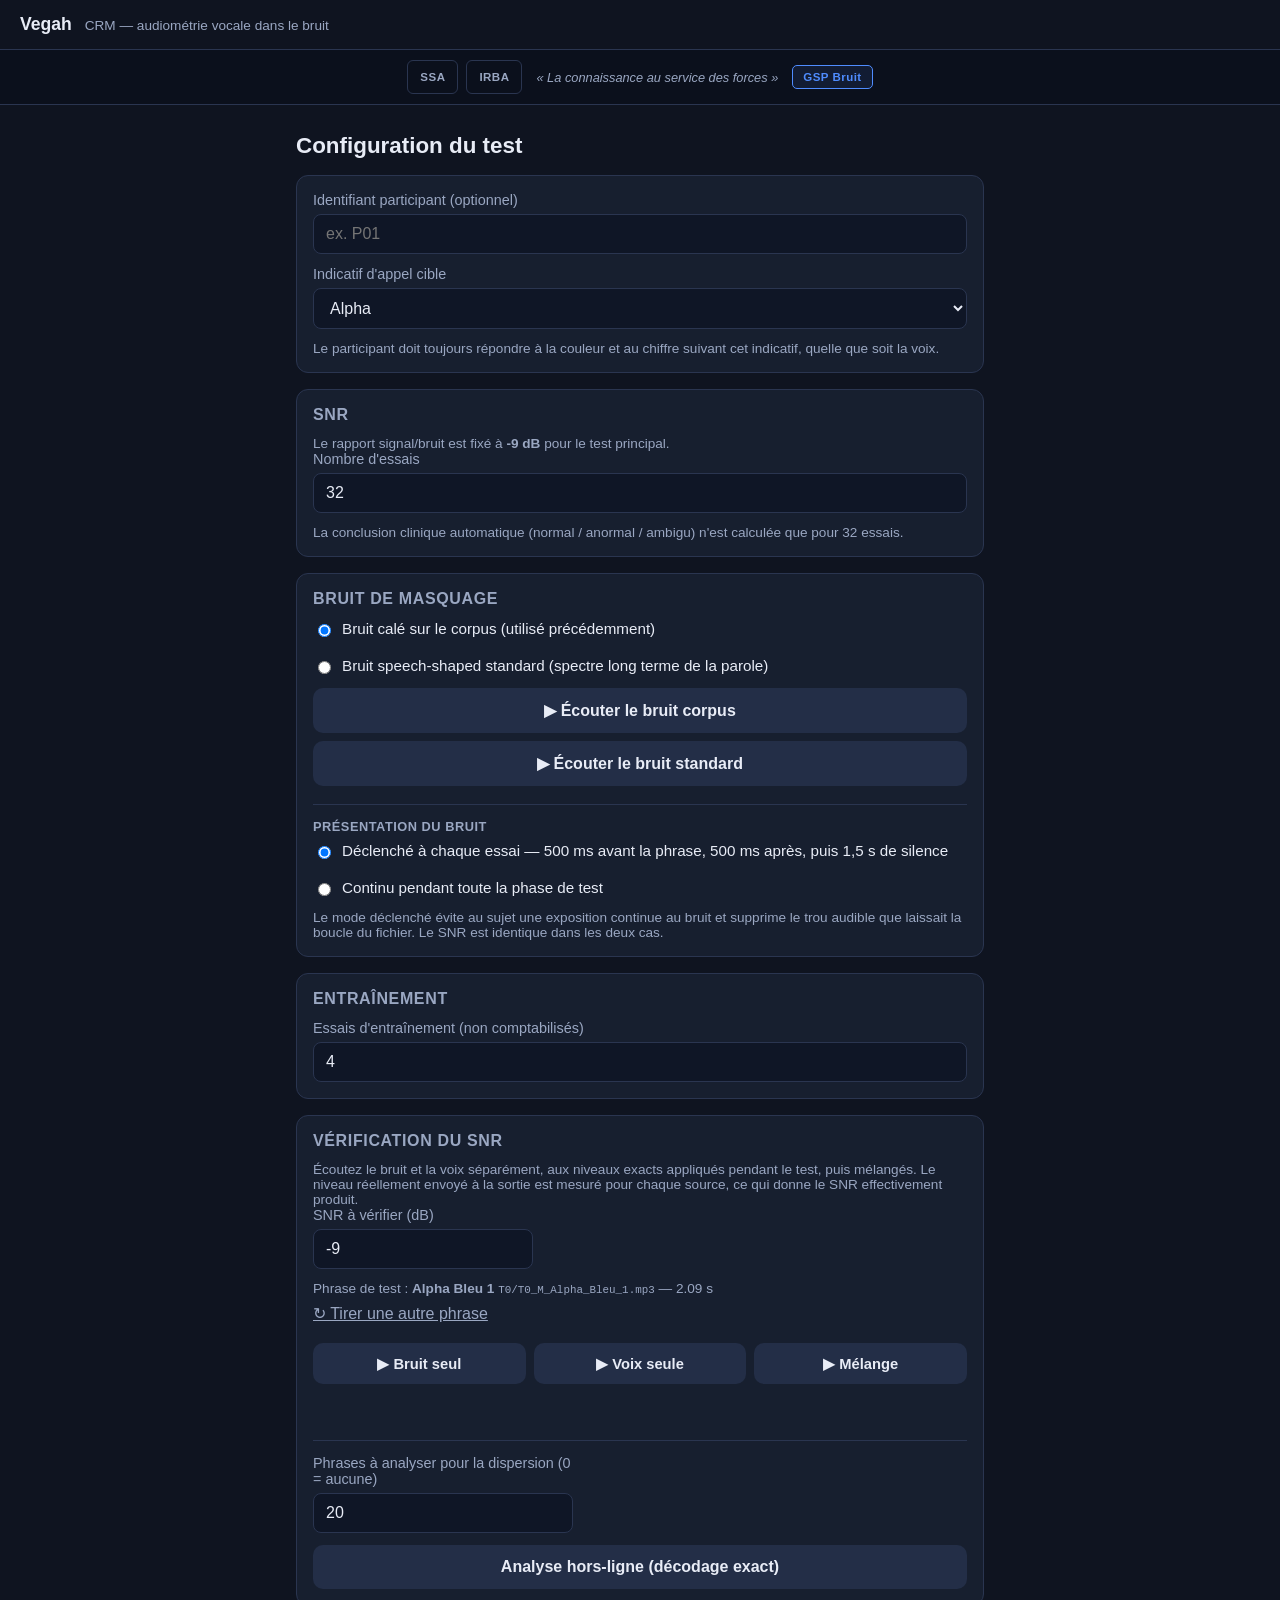
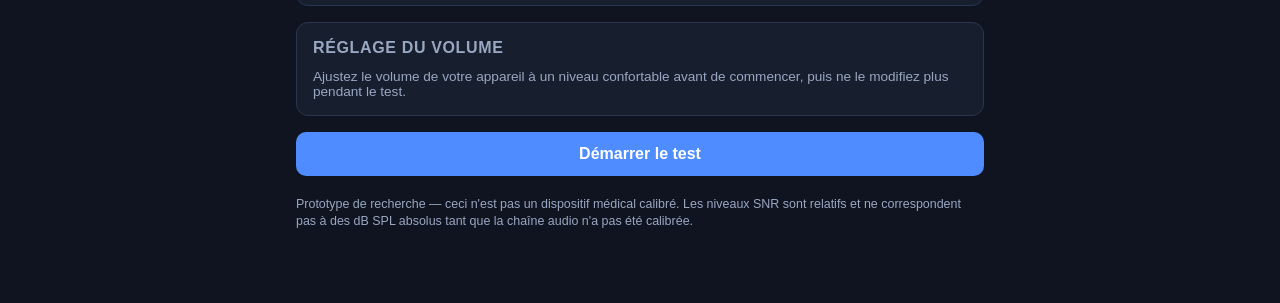
<file: index.html>
<!DOCTYPE html>
<html lang="fr">
<head>
<meta charset="UTF-8">
<meta name="viewport" content="width=device-width, initial-scale=1, maximum-scale=1">
<title>Vegah — Audiométrie vocale dans le bruit (CRM)</title>
<link rel="stylesheet" href="style.css">
</head>
<body>

<header class="topbar">
  <div class="brand">Vegah <span class="brand-sub">CRM — audiométrie vocale dans le bruit</span></div>
  <div id="trialCounter" class="trial-counter"></div>
</header>

<div class="institution-bar">
  <div class="institution-logos">
    <span class="logo-badge" id="logoSSA" title="Service de Santé des Armées">SSA</span>
    <span class="logo-badge" id="logoIRBA" title="Institut de Recherche Biomédicale des Armées">IRBA</span>
  </div>
  <span class="motto">« La connaissance au service des forces »</span>
  <span class="gsp-badge">GSP Bruit</span>
</div>

<main id="app">

  <!-- ===================== ÉCRAN 1 : ACCUEIL / CONFIGURATION ===================== -->
  <section id="screen-setup" class="screen active">
    <h1>Configuration du test</h1>

    <div class="card">
      <label>Identifiant participant (optionnel)
        <input type="text" id="participantId" placeholder="ex. P01">
      </label>

      <label>Indicatif d'appel cible
        <select id="targetCallsign">
          <option>Alpha</option>
          <option>Charlie</option>
          <option value="Delta">Delta</option>
          <option>Echo</option>
          <option>Kilo</option>
          <option>Oscar</option>
          <option>Tango</option>
          <option>Whisky</option>
        </select>
      </label>
      <p class="hint">Le participant doit toujours répondre à la couleur et au chiffre suivant cet indicatif, quelle que soit la voix.</p>
    </div>

    <div class="card">
      <h2>SNR</h2>
      <p class="hint">Le rapport signal/bruit est fixé à <strong>-9 dB</strong> pour le test principal.</p>
      <label>Nombre d'essais <input type="number" id="numTrials" value="32" min="1"></label>
      <p class="hint">La conclusion clinique automatique (normal / anormal / ambigu) n'est calculée que pour 32 essais.</p>
    </div>

    <div class="card">
      <h2>Bruit de masquage</h2>
      <div class="radio-row">
        <label><input type="radio" name="noiseType" value="corpus" checked> Bruit calé sur le corpus (utilisé précédemment)</label>
        <label><input type="radio" name="noiseType" value="standard"> Bruit speech-shaped standard (spectre long terme de la parole)</label>
      </div>
      <button id="btnPreviewCorpus" class="btn-secondary" style="display:block;width:100%">▶ Écouter le bruit corpus</button>
      <button id="btnPreviewStandard" class="btn-secondary" style="display:block;width:100%;margin-top:8px">▶ Écouter le bruit standard</button>

      <h3 class="subhead">Présentation du bruit</h3>
      <div class="radio-row">
        <label><input type="radio" name="noisePresentation" value="declenche" checked> Déclenché à chaque essai — 500 ms avant la phrase, 500 ms après, puis 1,5 s de silence</label>
        <label><input type="radio" name="noisePresentation" value="continu"> Continu pendant toute la phase de test</label>
      </div>
      <p class="hint">Le mode déclenché évite au sujet une exposition continue au bruit et supprime le trou audible que laissait la boucle du fichier. Le SNR est identique dans les deux cas.</p>
    </div>

    <div class="card">
      <h2>Entraînement</h2>
      <label>Essais d'entraînement (non comptabilisés) <input type="number" id="practiceTrials" value="4" min="0"></label>
    </div>

    <div class="card" id="cardSnrCheck">
      <h2>Vérification du SNR</h2>
      <p class="hint">Écoutez le bruit et la voix séparément, aux niveaux exacts appliqués pendant le test, puis mélangés. Le niveau réellement envoyé à la sortie est mesuré pour chaque source, ce qui donne le SNR effectivement produit.</p>

      <label style="max-width:220px">SNR à vérifier (dB)
        <input type="number" id="verifSnr" value="-9" step="0.5">
      </label>

      <p class="hint" id="verifStimulus"></p>
      <button id="btnVerifNewStim" class="btn-link" style="padding-left:0">↻ Tirer une autre phrase</button>

      <div class="verif-buttons">
        <button id="btnVerifNoise" class="btn-secondary">▶ Bruit seul</button>
        <button id="btnVerifVoice" class="btn-secondary">▶ Voix seule</button>
        <button id="btnVerifMix" class="btn-secondary">▶ Mélange</button>
      </div>
      <button id="btnVerifStop" class="btn-link">■ Arrêter la lecture</button>

      <div id="verifMeasure" class="verif-measure"></div>

      <div class="verif-offline-controls">
        <label style="max-width:260px">Phrases à analyser pour la dispersion (0 = aucune)
          <input type="number" id="verifNbPhrases" value="20" min="0" max="256">
        </label>
        <button id="btnVerifAnalyse" class="btn-secondary" style="width:100%">Analyse hors-ligne (décodage exact)</button>
      </div>
      <div id="verifOffline" class="verif-measure"></div>
    </div>

    <div class="card">
      <h2>Réglage du volume</h2>
      <p class="hint">Ajustez le volume de votre appareil à un niveau confortable avant de commencer, puis ne le modifiez plus pendant le test.</p>
    </div>

    <button id="btnStart" class="btn-primary">Démarrer le test</button>

    <p class="disclaimer">Prototype de recherche — ceci n'est pas un dispositif médical calibré. Les niveaux SNR sont relatifs et ne correspondent pas à des dB SPL absolus tant que la chaîne audio n'a pas été calibrée.</p>
  </section>

  <!-- ===================== ÉCRAN 2 : TEST ===================== -->
  <section id="screen-test" class="screen">
    <div class="test-status">
      <span id="phaseLabel">Entraînement</span>
      <span id="snrLabel"></span>
    </div>
    <div class="live-score" id="liveScore"></div>

    <div class="listen-zone">
      <button id="btnPlay" class="btn-play">▶ Écouter la phrase</button>
      <button id="btnReplay" class="btn-secondary" style="display:none">↺ Réécouter (1 fois)</button>
    </div>

    <p class="instruction">Cliquez sur la couleur et le chiffre entendus après l'indicatif <strong id="callsignReminder"></strong>.</p>

    <div id="grid" class="grid"></div>

    <button id="btnStop" class="btn-link">Arrêter le test</button>
  </section>

  <!-- ===================== ÉCRAN 3 : RÉSULTATS ===================== -->
  <section id="screen-results" class="screen">
    <h1>Résultats</h1>
    <div id="resultsConclusion" class="card"></div>
    <div id="resultsSummary" class="card"></div>
    <canvas id="resultsChart" width="600" height="300"></canvas>
    <div class="results-actions">
      <button id="btnExport" class="btn-primary">⬇ Exporter en CSV</button>
      <button id="btnRestart" class="btn-secondary">Nouveau test</button>
    </div>
    <div class="table-scroll"><table id="resultsTable" class="results-table"></table></div>
  </section>

</main>

<script src="audio/manifest.js"></script>
<script src="app.js"></script>
</body>
</html>
</file>
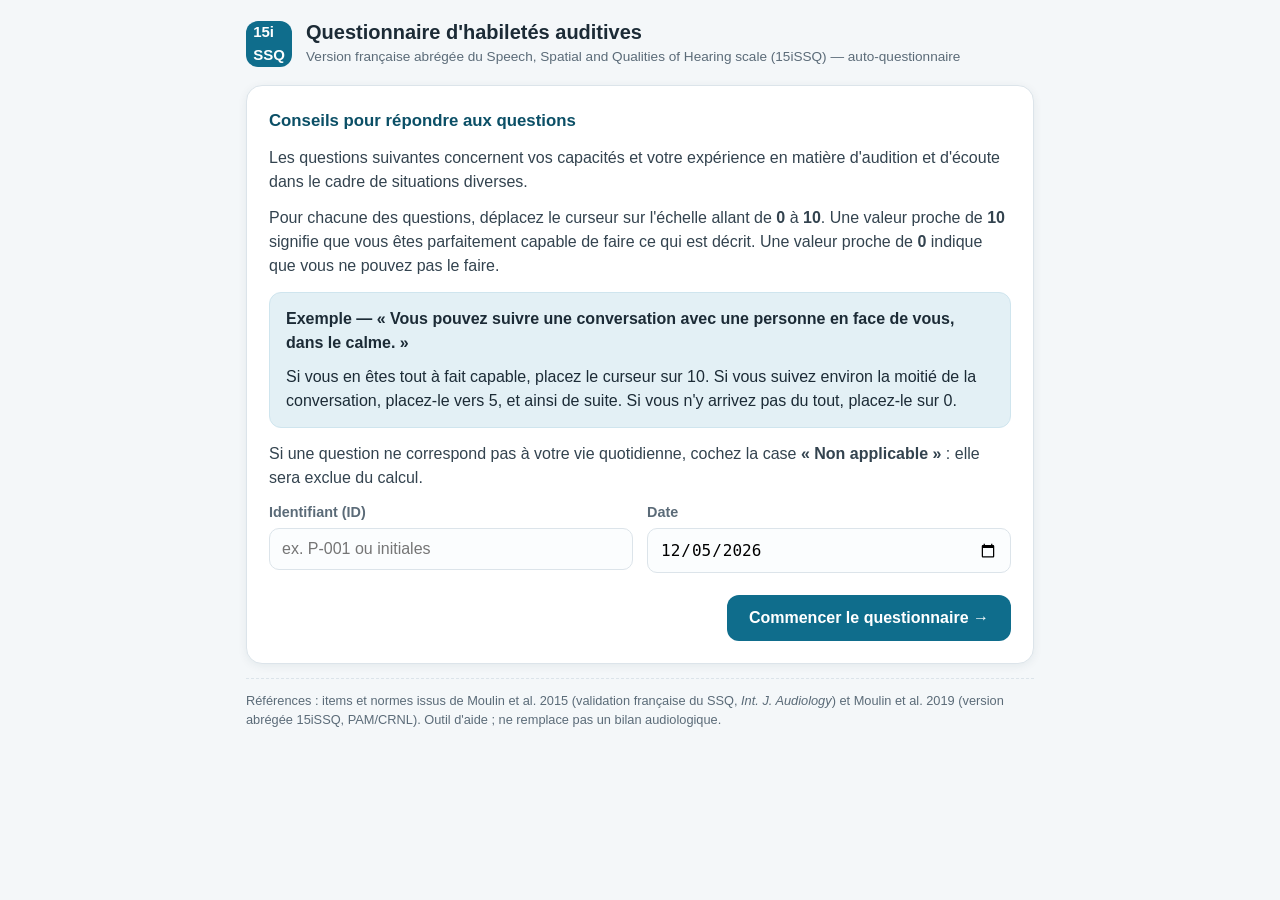
<file: github_15iSSQ/index.html>
<!DOCTYPE html>
<html lang="fr">
<head>
<meta charset="UTF-8">
<meta name="viewport" content="width=device-width, initial-scale=1.0">
<title>Questionnaire d'habiletés auditives — 15iSSQ</title>
<style>
  :root{
    --bg:#f4f7f9; --card:#ffffff; --ink:#1c2b36; --muted:#5b6b78;
    --line:#dce4ea; --brand:#0f6d8c; --brand-d:#0b4f66; --brand-l:#e3f0f5;
    --good:#1f9d55; --good-bg:#e6f6ec; --warn:#c47f00; --warn-bg:#fdf3e0;
    --bad:#c62f42; --bad-bg:#fbe8ea; --shadow:0 2px 10px rgba(20,50,70,.07);
  }
  *{box-sizing:border-box}
  html,body{margin:0;padding:0}
  body{font-family:-apple-system,BlinkMacSystemFont,"Segoe UI",Roboto,Helvetica,Arial,sans-serif;
    background:var(--bg);color:var(--ink);line-height:1.5;font-size:16px}
  .wrap{max-width:820px;margin:0 auto;padding:20px 16px 80px}
  header.app{display:flex;align-items:center;gap:14px;margin-bottom:8px}
  header.app .badge{background:var(--brand);color:#fff;width:46px;height:46px;border-radius:12px;
    display:flex;align-items:center;justify-content:center;font-weight:700;font-size:15px;flex:0 0 auto}
  header.app h1{font-size:1.25rem;margin:0;line-height:1.25}
  header.app p{margin:2px 0 0;color:var(--muted);font-size:.85rem}
  .card{background:var(--card);border:1px solid var(--line);border-radius:16px;
    box-shadow:var(--shadow);padding:22px;margin-top:18px}
  h2{font-size:1.05rem;margin:0 0 12px;color:var(--brand-d)}
  .consigne p{margin:0 0 12px;color:#33434f}
  .example{background:var(--brand-l);border:1px solid #cfe5ee;border-radius:12px;padding:14px 16px;margin:14px 0}
  .example .q{font-weight:600;margin-bottom:10px}
  .idrow{display:flex;flex-wrap:wrap;gap:14px;margin-top:8px}
  .idrow label{flex:1 1 200px;font-size:.9rem;color:var(--muted);font-weight:600}
  .idrow input{display:block;width:100%;margin-top:5px;padding:11px 12px;border:1px solid var(--line);
    border-radius:10px;font-size:1rem;background:#fbfdfe}
  .btn{appearance:none;border:none;cursor:pointer;font-size:1rem;font-weight:600;border-radius:12px;
    padding:14px 22px;transition:.15s;font-family:inherit}
  .btn-primary{background:var(--brand);color:#fff}
  .btn-primary:hover{background:var(--brand-d)}
  .btn-ghost{background:#eef3f6;color:var(--brand-d)}
  .btn-ghost:hover{background:#e0eaef}
  .btn:disabled{opacity:.45;cursor:not-allowed}
  .actions{display:flex;flex-wrap:wrap;gap:12px;justify-content:space-between;align-items:center;margin-top:22px}

  /* progress */
  .progress-wrap{position:sticky;top:0;z-index:20;background:var(--bg);padding:10px 0 6px;margin-bottom:4px}
  .progress-bar{height:8px;background:#e2eaef;border-radius:99px;overflow:hidden}
  .progress-bar>span{display:block;height:100%;width:0;background:linear-gradient(90deg,var(--brand),#39a7c4);
    border-radius:99px;transition:width .25s}
  .progress-txt{font-size:.8rem;color:var(--muted);margin-top:5px;text-align:right}

  .section-title{display:flex;align-items:center;gap:10px;margin:26px 2px 6px;font-size:1rem;
    font-weight:700;color:var(--brand-d)}
  .section-title .n{background:var(--brand-l);color:var(--brand-d);border-radius:8px;padding:3px 10px;font-size:.8rem}

  .item{background:var(--card);border:1px solid var(--line);border-radius:16px;box-shadow:var(--shadow);
    padding:18px 18px 12px;margin-top:14px}
  .item.pending{border-left:4px solid #e0b84b}
  .item.done{border-left:4px solid var(--good)}
  .item .qline{display:flex;gap:12px;margin-bottom:6px}
  .item .qnum{flex:0 0 auto;width:30px;height:30px;border-radius:50%;background:var(--brand);color:#fff;
    font-weight:700;font-size:.9rem;display:flex;align-items:center;justify-content:center}
  .item .qtxt{font-weight:600;padding-top:3px}
  .na-note{font-size:.8rem;color:var(--warn);margin:2px 0 0 42px}
  .scalebox{margin:10px 0 4px;padding-left:42px}
  .anchors{display:flex;justify-content:space-between;font-size:.82rem;color:var(--muted);font-style:italic}
  .rangerow{display:flex;align-items:center;gap:14px;margin-top:6px}
  .slidercol{flex:1;min-width:0}
  input[type=range]{-webkit-appearance:none;appearance:none;display:block;width:100%;height:34px;background:transparent;cursor:pointer}
  input[type=range]::-webkit-slider-runnable-track{height:8px;border-radius:99px;
    background:linear-gradient(90deg,#f0c9cd,#f5e7c4,#cde9d6)}
  input[type=range]::-moz-range-track{height:8px;border-radius:99px;
    background:linear-gradient(90deg,#f0c9cd,#f5e7c4,#cde9d6)}
  /* Dégradé du curseur : toujours rouge (problème) → vert (absence de problème),
     quel que soit le sens des ancrages. Le vert reste du côté de la bonne réponse. */
  input[type=range]::-webkit-slider-thumb{-webkit-appearance:none;box-sizing:border-box;width:26px;height:26px;border-radius:50%;
    background:#fff;border:3px solid var(--brand);margin-top:-9px;box-shadow:0 1px 4px rgba(0,0,0,.25);transition:.1s}
  input[type=range]::-moz-range-thumb{box-sizing:border-box;width:26px;height:26px;border-radius:50%;background:#fff;
    border:3px solid var(--brand);box-shadow:0 1px 4px rgba(0,0,0,.25)}
  input[type=range].untouched::-webkit-slider-thumb{opacity:.25;border-color:#9bb2bd}
  input[type=range].untouched::-moz-range-thumb{opacity:.25;border-color:#9bb2bd}
  .valbox{flex:0 0 auto;width:58px;text-align:center;font-weight:700;font-size:1.15rem;
    color:var(--brand-d);background:var(--brand-l);border-radius:10px;padding:6px 0}
  .valbox.empty{color:#b3c1c9;background:#f0f4f6;font-weight:600}
  /* Les graduations sont positionnées sur la course réelle du curseur :
     le centre du bouton va de 13px (=moitié du bouton) à (100% - 13px). */
  .ticks{position:relative;height:15px;font-size:.72rem;color:#9aa8b1;margin-top:2px}
  .ticks span{position:absolute;top:0;transform:translateX(-50%);white-space:nowrap}
  .naline{display:flex;align-items:center;gap:8px;margin:8px 0 2px;padding-left:42px}
  .naline input{width:18px;height:18px;accent-color:var(--brand)}
  .naline label{font-size:.85rem;color:var(--muted)}

  .warnbanner{background:var(--warn-bg);border:1px solid #eccd8a;color:#7a5300;border-radius:12px;
    padding:12px 14px;margin-top:16px;font-size:.9rem;display:none}
  .warnbanner.show{display:block}

  /* results */
  .score-hero{display:flex;flex-wrap:wrap;gap:18px;align-items:center;justify-content:space-between}
  .score-hero .big{font-size:2.6rem;font-weight:800;color:var(--brand-d);line-height:1}
  .score-hero .big small{font-size:1rem;color:var(--muted);font-weight:600}
  .pill{display:inline-block;padding:4px 12px;border-radius:99px;font-size:.82rem;font-weight:700}
  .pill.good{background:var(--good-bg);color:var(--good)}
  .pill.warn{background:var(--warn-bg);color:var(--warn)}
  .pill.bad{background:var(--bad-bg);color:var(--bad)}
  table.res{width:100%;border-collapse:collapse;margin-top:8px;font-size:.9rem}
  table.res th,table.res td{padding:9px 8px;text-align:center;border-bottom:1px solid var(--line)}
  table.res th{color:var(--muted);font-weight:600;font-size:.78rem;text-transform:uppercase;letter-spacing:.02em}
  table.res td.q{text-align:left;font-weight:500}
  table.res tr.sub td{background:var(--brand-l);font-weight:700;color:var(--brand-d)}
  .dot{display:inline-block;width:10px;height:10px;border-radius:50%;margin-right:4px;vertical-align:middle}
  .dot.good{background:var(--good)} .dot.warn{background:var(--warn)} .dot.bad{background:var(--bad)}
  .ecart.good{color:var(--good);font-weight:700}
  .ecart.warn{color:var(--warn);font-weight:700}
  .ecart.bad{color:var(--bad);font-weight:700}
  .bar{position:relative;height:22px;background:#eef3f6;border-radius:6px;overflow:hidden;min-width:90px}
  .bar>i{position:absolute;top:0;bottom:0;left:0;border-radius:6px;display:block}
  .bar>.norm{position:absolute;top:-3px;bottom:-3px;width:2px;background:#33434f}
  .legend{display:flex;flex-wrap:wrap;gap:16px;margin-top:14px;font-size:.82rem;color:var(--muted)}
  .legend span{display:flex;align-items:center;gap:6px}
  .note{font-size:.8rem;color:var(--muted);margin-top:14px;border-top:1px dashed var(--line);padding-top:12px}
  .hidden{display:none}
  @media print{
    body{background:#fff}
    .noprint{display:none!important}
    .card,.item{box-shadow:none;border:1px solid #ccc;page-break-inside:avoid}
  }
</style>
</head>
<body>
<div class="wrap">

  <header class="app">
    <div class="badge">15i<br>SSQ</div>
    <div>
      <h1>Questionnaire d'habiletés auditives</h1>
      <p>Version française abrégée du Speech, Spatial and Qualities of Hearing scale (15iSSQ) — auto-questionnaire</p>
    </div>
  </header>

  <!-- ================= ÉCRAN 1 : ACCUEIL ================= -->
  <section id="screen-intro">
    <div class="card consigne">
      <h2>Conseils pour répondre aux questions</h2>
      <p>Les questions suivantes concernent vos capacités et votre expérience en matière d'audition et d'écoute
      dans le cadre de situations diverses.</p>
      <p>Pour chacune des questions, déplacez le curseur sur l'échelle allant de <strong>0</strong> à <strong>10</strong>.
      Une valeur proche de <strong>10</strong> signifie que vous êtes parfaitement capable de faire ce qui est décrit.
      Une valeur proche de <strong>0</strong> indique que vous ne pouvez pas le faire.</p>
      <div class="example">
        <div class="q">Exemple — « Vous pouvez suivre une conversation avec une personne en face de vous, dans le calme. »</div>
        <div>Si vous en êtes tout à fait capable, placez le curseur sur 10. Si vous suivez environ la moitié de la
        conversation, placez-le vers 5, et ainsi de suite. Si vous n'y arrivez pas du tout, placez-le sur 0.</div>
      </div>
      <p>Si une question ne correspond pas à votre vie quotidienne, cochez la case
      <strong>« Non applicable »</strong> : elle sera exclue du calcul.</p>

      <div class="idrow">
        <label>Identifiant (ID)
          <input type="text" id="patientId" placeholder="ex. P-001 ou initiales" autocomplete="off">
        </label>
        <label>Date
          <input type="date" id="patientDate">
        </label>
      </div>

      <div class="actions">
        <span></span>
        <button class="btn btn-primary" onclick="startQuestionnaire()">Commencer le questionnaire →</button>
      </div>
    </div>
    <p class="note">Références : items et normes issus de Moulin et&nbsp;al. 2015 (validation française du SSQ,
    <em>Int. J. Audiology</em>) et Moulin et&nbsp;al. 2019 (version abrégée 15iSSQ, PAM/CRNL). Outil d'aide ;
    ne remplace pas un bilan audiologique.</p>
  </section>

  <!-- ================= ÉCRAN 2 : QUESTIONNAIRE ================= -->
  <section id="screen-quiz" class="hidden">
    <div class="progress-wrap noprint">
      <div class="progress-bar"><span id="progFill"></span></div>
      <div class="progress-txt"><span id="progTxt">0 / 16 répondues</span></div>
    </div>
    <div id="items"></div>
    <div class="warnbanner" id="warnBanner"></div>
    <div class="actions">
      <button class="btn btn-ghost" onclick="backToIntro()">← Retour</button>
      <button class="btn btn-primary" id="resultBtn" onclick="showResults()">Voir mes résultats →</button>
    </div>
  </section>

  <!-- ================= ÉCRAN 3 : RÉSULTATS ================= -->
  <section id="screen-results" class="hidden">
    <div id="resultContent"></div>
    <div class="actions noprint">
      <button class="btn btn-ghost" onclick="editAnswers()">← Modifier mes réponses</button>
      <div style="display:flex;gap:12px">
        <button class="btn btn-ghost" onclick="window.print()">Imprimer / PDF</button>
        <button class="btn btn-primary" onclick="restart()">Nouveau questionnaire</button>
      </div>
    </div>
  </section>

</div>

<script>
/* ============================================================
   DONNÉES : 16 items du 15iSSQ (+ item effort inversé)
   norm = moyenne normo-entendants (NH), sd = écart-type (Moulin 2015)
   full = item correspondant du SSQ 5.6 complet
   reverse = ancrages inversés (0 = beaucoup d'efforts, score déjà orienté "haut = bon")
   ============================================================ */
const SECTIONS = [
  {key:'parole',   label:'Partie 1 — Audition de la parole'},
  {key:'spatiale', label:'Partie 2 — Audition spatiale'},
  {key:'qualite',  label:'Partie 3 — Qualité d’audition'}
];

const ITEMS = [
  // ---- Parole (Speech) ----
  {sec:'parole', full:'Parole 1',
   q:"Vous discutez avec une autre personne dans une pièce dans laquelle un téléviseur est allumé. Pouvez-vous suivre les propos de votre interlocuteur sans baisser le son du téléviseur ?",
   norm:8.8, sd:1.6},
  {sec:'parole', full:'Parole 4',
   q:"Vous êtes assis autour d’une table avec un groupe de cinq personnes environ, dans un restaurant animé. Vous pouvez voir toutes les personnes du groupe. Pouvez-vous suivre la conversation ?",
   norm:8.7, sd:1.4},
  {sec:'parole', full:'Parole 5',
   q:"Vous discutez avec une autre personne. Il y a un bruit de fond continu (ventilateur ou eau qui coule par exemple). Pouvez-vous suivre ce que dit l’autre personne ?",
   norm:9.3, sd:1.1},
  {sec:'parole', full:'Parole 6',
   q:"Vous êtes assis autour d’une table avec un groupe de cinq personnes environ, dans un restaurant animé. Vous NE pouvez PAS voir toutes les personnes du groupe. Pouvez-vous suivre la conversation ?",
   norm:7.5, sd:1.8},
  {sec:'parole', full:'Parole 11',
   q:"Vous discutez avec quelqu’un dans une pièce dans laquelle beaucoup d’autres personnes parlent. Pouvez-vous suivre ce que vous dit votre interlocuteur ?",
   norm:7.8, sd:1.8},
  // ---- Spatiale (Spatial) ----
  {sec:'spatiale', full:'Spatial 2',
   q:"Vous êtes assis autour d’une table ou participez à une réunion avec plusieurs personnes. Vous ne pouvez pas voir toutes les personnes. Pouvez-vous dire où est chaque personne dès qu’elle prend la parole ?",
   norm:8.2, sd:1.7},
  {sec:'spatiale', full:'Spatial 6',
   q:"Vous êtes à l’extérieur. Un chien aboie bruyamment. Pouvez-vous indiquer immédiatement où il se trouve, sans regarder ?",
   norm:7.9, sd:2.1},
  {sec:'spatiale', full:'Spatial 7',
   q:"Vous êtes sur le trottoir d’une rue animée. Pouvez-vous entendre immédiatement de quelle direction un bus ou un camion arrive avant de l’avoir vu ?",
   norm:7.6, sd:2.0},
  {sec:'spatiale', full:'Spatial 11',
   q:"Pouvez-vous indiquer dans quelle direction une personne se déplace, uniquement au son de sa voix ou de ses pas, par exemple de votre gauche à votre droite ou inversement ?",
   norm:8.0, sd:1.9},
  {sec:'spatiale', full:'Spatial 17',
   q:"Pouvez-vous évaluer correctement l’endroit d’où les sons proviennent ?",
   norm:7.9, sd:1.6},
  // ---- Qualité (Qualities) ----
  {sec:'qualite', full:'Qualité 4',
   q:"Pouvez-vous reconnaître facilement les différentes personnes que vous connaissez, au son de leur voix ?",
   norm:9.5, sd:0.9},
  {sec:'qualite', full:'Qualité 5',
   q:"Pouvez-vous reconnaître facilement les différents morceaux de musique que vous connaissez ?",
   norm:9.5, sd:1.0},
  {sec:'qualite', full:'Qualité 6',
   q:"Pouvez-vous différencier certains bruits, par exemple une voiture par rapport à un bus ou de l’eau qui bout par rapport à la nourriture qui frit dans une poêle ?",
   norm:9.5, sd:0.9},
  {sec:'qualite', full:'Qualité 8',
   q:"Lorsque vous écoutez de la musique, est-ce qu’elle vous semble claire et naturelle ?",
   norm:9.3, sd:2.0},
  {sec:'qualite', full:'Qualité 9',
   q:"Les bruits quotidiens que vous entendez facilement, vous semblent-ils clairs et distincts (non brouillés, non mélangés) ?",
   norm:9.3, sd:1.2},
  // ---- Item 16 : effort (ancrages inversés) ----
  {sec:'qualite', full:'Qualité 15 (effort)', effort:true, reverse:true,
   q:"Devez-vous faire beaucoup d’efforts pour comprendre ce qui se dit au cours d’une conversation avec d’autres personnes ?",
   anchorLow:"Oui, beaucoup d’efforts", anchorHigh:"Non, aucun effort",
   norm:8.5, sd:1.5, normNote:"norme de référence : item pragmatique d’effort du SSQ complet (Moulin 2015)"}
];

const N = ITEMS.length;                 // 16
const answers = new Array(N).fill(null);// valeur 0-10
// Graduations 0 à 10 alignées sur la position réelle du bouton du curseur
const TICKS = Array.from({length:11},(_,n)=>
  `<span style="left:calc(13px + (100% - 26px) * ${n/10})">${n}</span>`).join('');
const naFlags = new Array(N).fill(false);

/* ---------- construction du questionnaire ---------- */
function buildItems(){
  const host = document.getElementById('items');
  host.innerHTML = '';
  let secShown = {};
  ITEMS.forEach((it, i)=>{
    if(!secShown[it.sec]){
      secShown[it.sec]=true;
      const s = SECTIONS.find(x=>x.key===it.sec);
      const st = document.createElement('div');
      st.className='section-title';
      st.innerHTML = `<span class="n">${s.label.split('—')[0].trim()}</span> ${s.label.split('—')[1].trim()}`;
      host.appendChild(st);
    }
    const low = it.anchorLow || 'Non, pas du tout';
    const high = it.anchorHigh || 'Oui, parfaitement';
    const el = document.createElement('div');
    el.className='item pending';
    el.id='item-'+i;
    el.innerHTML = `
      <div class="qline">
        <div class="qnum">${i+1}</div>
        <div class="qtxt">${it.q}${it.effort?' <span style="color:var(--warn);font-size:.8rem;font-weight:600">(échelle inversée)</span>':''}</div>
      </div>
      <div class="scalebox">
        <div class="rangerow">
          <div class="slidercol">
            <div class="anchors"><span>${low}</span><span>${high}</span></div>
            <input type="range" min="0" max="10" step="0.1" value="5" class="untouched"
                   id="range-${i}" oninput="onSlide(${i})" aria-label="Réponse question ${i+1}">
            <div class="ticks">${TICKS}</div>
          </div>
          <div class="valbox empty" id="val-${i}">—</div>
        </div>
      </div>
      <div class="naline">
        <input type="checkbox" id="na-${i}" onchange="onNA(${i})">
        <label for="na-${i}">Non applicable (cette situation ne me concerne pas)</label>
      </div>`;
    host.appendChild(el);
  });
  updateProgress();
}

function onSlide(i){
  if(naFlags[i]) return;
  const r = document.getElementById('range-'+i);
  r.classList.remove('untouched');
  const v = parseFloat(r.value);
  answers[i]=v;
  const vb = document.getElementById('val-'+i);
  vb.textContent = v.toFixed(1);
  vb.classList.remove('empty');
  document.getElementById('item-'+i).classList.replace('pending','done');
  updateProgress();
}

function onNA(i){
  const na = document.getElementById('na-'+i).checked;
  naFlags[i]=na;
  const r = document.getElementById('range-'+i);
  const vb = document.getElementById('val-'+i);
  const item = document.getElementById('item-'+i);
  if(na){
    answers[i]=null;
    r.disabled=true; r.classList.add('untouched');
    vb.textContent='N/A'; vb.classList.remove('empty');
    item.classList.remove('pending'); item.classList.add('done');
  }else{
    r.disabled=false; r.classList.add('untouched');
    vb.textContent='—'; vb.classList.add('empty');
    item.classList.remove('done'); item.classList.add('pending');
  }
  updateProgress();
}

function answeredCount(){
  let c=0; for(let i=0;i<N;i++){ if(naFlags[i]||answers[i]!==null) c++; } return c;
}
function updateProgress(){
  const c=answeredCount();
  document.getElementById('progFill').style.width=(100*c/N)+'%';
  document.getElementById('progTxt').textContent=`${c} / ${N} répondues`;
  document.getElementById('resultBtn').disabled = (c<N);
}

/* ---------- navigation ---------- */
function startQuestionnaire(){
  const d=document.getElementById('patientDate');
  if(!d.value){ d.value=new Date().toISOString().slice(0,10); }
  document.getElementById('screen-intro').classList.add('hidden');
  document.getElementById('screen-quiz').classList.remove('hidden');
  window.scrollTo(0,0);
}
function backToIntro(){
  document.getElementById('screen-quiz').classList.add('hidden');
  document.getElementById('screen-intro').classList.remove('hidden');
  window.scrollTo(0,0);
}
function editAnswers(){
  document.getElementById('screen-results').classList.add('hidden');
  document.getElementById('screen-quiz').classList.remove('hidden');
  window.scrollTo(0,0);
}
function restart(){
  for(let i=0;i<N;i++){answers[i]=null;naFlags[i]=false;}
  document.getElementById('patientId').value='';
  buildItems();
  document.getElementById('screen-results').classList.add('hidden');
  document.getElementById('screen-quiz').classList.add('hidden');
  document.getElementById('screen-intro').classList.remove('hidden');
  window.scrollTo(0,0);
}

/* ---------- classification écart (z = (score-norm)/sd) ---------- */
function cls(z){
  if(z>=-1) return 'good';      // dans la norme
  if(z>=-2) return 'warn';      // limite
  return 'bad';                 // sous le seuil -2 SD
}
function clsLabel(z){
  if(z>=-1) return 'Dans la norme';
  if(z>=-2) return 'Limite';
  return 'Sous la norme';
}

/* moyenne + norme d'un sous-ensemble d'index (hors N/A) */
function subscale(idx){
  let s=0,ns=0,n=0;
  idx.forEach(i=>{ if(!naFlags[i]&&answers[i]!==null){ s+=answers[i]; ns+=ITEMS[i].norm; n++; }});
  if(n===0) return null;
  return {mean:s/n, norm:ns/n, n:n};
}

/* ---------- résultats ---------- */
function showResults(){
  if(answeredCount()<N) return;
  const idxParole   =[0,1,2,3,4];
  const idxSpatiale =[5,6,7,8,9];
  const idxQualite  =[10,11,12,13,14];      // 5 items standard (hors effort)
  const idxGlobal   =[0,1,2,3,4,5,6,7,8,9,10,11,12,13,14]; // 15 items 15iSSQ

  const sub = {
    parole:   subscale(idxParole),
    spatiale: subscale(idxSpatiale),
    qualite:  subscale(idxQualite),
    global:   subscale(idxGlobal)
  };
  // SD de référence par sous-échelle (Moulin 2015)
  const subSD = {parole:1.02, spatiale:1.46, qualite:0.90, global:1.00};

  const id=document.getElementById('patientId').value||'—';
  const dt=document.getElementById('patientDate').value||'—';

  let html = `<div class="card">
    <div class="score-hero">
      <div>
        <h2 style="margin-bottom:4px">Résultats — 15iSSQ</h2>
        <div style="color:var(--muted);font-size:.9rem">ID : <strong>${escapeHtml(id)}</strong> &nbsp;·&nbsp; Date : <strong>${dt}</strong></div>
      </div>
      <div style="text-align:right">
        <div class="big">${sub.global.mean.toFixed(2)}<small> / 10</small></div>
        ${scorePill(sub.global.mean, sub.global.norm, subSD.global)}
      </div>
    </div>`;

  // synthèse par partie
  html += `<table class="res"><thead><tr>
      <th class="q" style="text-align:left">Partie</th><th>Votre score</th><th>Norme NH</th><th>Écart</th><th>Visuel</th><th>Statut</th>
    </tr></thead><tbody>`;
  html += subRow('Audition de la parole', sub.parole, subSD.parole);
  html += subRow('Audition spatiale',     sub.spatiale, subSD.spatiale);
  html += subRow('Qualité d’audition',   sub.qualite, subSD.qualite);
  html += subRow('SCORE GLOBAL (15 items)',sub.global, subSD.global, true);
  html += `</tbody></table>`;

  html += `<div class="legend">
     <span><span class="dot good"></span>Dans la norme (≥ −1 ET)</span>
     <span><span class="dot warn"></span>Limite (−1 à −2 ET)</span>
     <span><span class="dot bad"></span>Sous la norme (< −2 ET, seuil pathologique)</span>
     <span>ET = écart-type des normo-entendants · NH = normo-entendant</span>
  </div></div>`;

  // détail par item
  html += `<div class="card"><h2>Détail par question</h2>
    <table class="res"><thead><tr>
      <th style="width:26px">#</th><th class="q" style="text-align:left">Question</th>
      <th>Score</th><th>Norme</th><th>Écart</th><th>Statut</th>
    </tr></thead><tbody>`;
  let curSec=null;
  ITEMS.forEach((it,i)=>{
    if(it.sec!==curSec){
      curSec=it.sec;
      const s=SECTIONS.find(x=>x.key===it.sec);
      html+=`<tr class="sub"><td></td><td class="q">${s.label}</td><td colspan="4"></td></tr>`;
    }
    if(naFlags[i]){
      html+=`<tr><td>${i+1}</td><td class="q">${shortQ(it)}</td><td>N/A</td><td>${it.norm.toFixed(1)}</td><td>—</td><td><span style="color:var(--muted)">Exclu</span></td></tr>`;
    }else{
      const z=(answers[i]-it.norm)/it.sd;
      const ec=answers[i]-it.norm;
      const c=cls(z);
      html+=`<tr><td>${i+1}</td><td class="q">${shortQ(it)}${it.effort?' <em style="color:var(--warn)">(inversé)</em>':''}</td>
        <td><strong>${answers[i].toFixed(1)}</strong></td>
        <td>${it.norm.toFixed(1)}</td>
        <td class="ecart ${c}">${ec>=0?'+':''}${ec.toFixed(1)}</td>
        <td><span class="dot ${c}"></span>${clsLabel(z)}</td></tr>`;
    }
  });
  html+=`</tbody></table>`;
  html+=`<p class="note"><strong>Lecture.</strong> « Écart » = votre score moins la moyenne des normo-entendants (points sur 10).
     Un écart négatif indique une performance perçue inférieure à celle des normo-entendants. Le statut compare cet écart
     à l'écart-type de la population de référence ; en dessous de −2 écarts-types, la valeur atteint le seuil considéré
     comme pathologique dans les données normatives. L'item 16 (effort) utilise une échelle inversée
     (${escapeHtml(ITEMS[15].normNote)}). Cet outil est une aide et ne remplace pas un bilan audiologique complet.</p>`;
  html+=`</div>`;

  document.getElementById('resultContent').innerHTML=html;
  document.getElementById('screen-quiz').classList.add('hidden');
  document.getElementById('screen-results').classList.remove('hidden');
  window.scrollTo(0,0);
}

function subRow(name, s, sd, strong){
  if(!s) return `<tr${strong?' class="sub"':''}><td class="q">${name}</td><td colspan="5">—</td></tr>`;
  const ec=s.mean-s.norm;
  const z=ec/sd;
  const c=cls(z);
  const style=strong?' style="font-weight:800"':'';
  return `<tr${strong?' class="sub"':''}>
    <td class="q"${style}>${name}</td>
    <td${style}><strong>${s.mean.toFixed(2)}</strong></td>
    <td>${s.norm.toFixed(2)}</td>
    <td class="ecart ${c}">${ec>=0?'+':''}${ec.toFixed(2)}</td>
    <td>${miniBar(s.mean,s.norm)}</td>
    <td><span class="dot ${c}"></span>${clsLabel(z)}</td></tr>`;
}

function miniBar(v,norm){
  const w=Math.max(0,Math.min(100,v*10));
  const nx=Math.max(0,Math.min(100,norm*10));
  const col = v>=norm-0.001 ? 'var(--good)' : (v>=norm-1.5?'var(--warn)':'var(--bad)');
  return `<div class="bar"><i style="width:${w}%;background:${col}"></i><span class="norm" style="left:${nx}%"></span></div>`;
}

function scorePill(v,norm,sd){
  const z=(v-norm)/sd; const c=cls(z);
  return `<span class="pill ${c}">${clsLabel(z)} · norme ${norm.toFixed(2)}</span>`;
}

function shortQ(it){
  const q=it.q; return q.length>90? q.slice(0,88)+'…' : q;
}
function escapeHtml(s){return String(s).replace(/[&<>"]/g,c=>({'&':'&amp;','<':'&lt;','>':'&gt;','"':'&quot;'}[c]));}

/* init */
document.getElementById('patientDate').value=new Date().toISOString().slice(0,10);
buildItems();
</script>
</body>
</html>
</file>
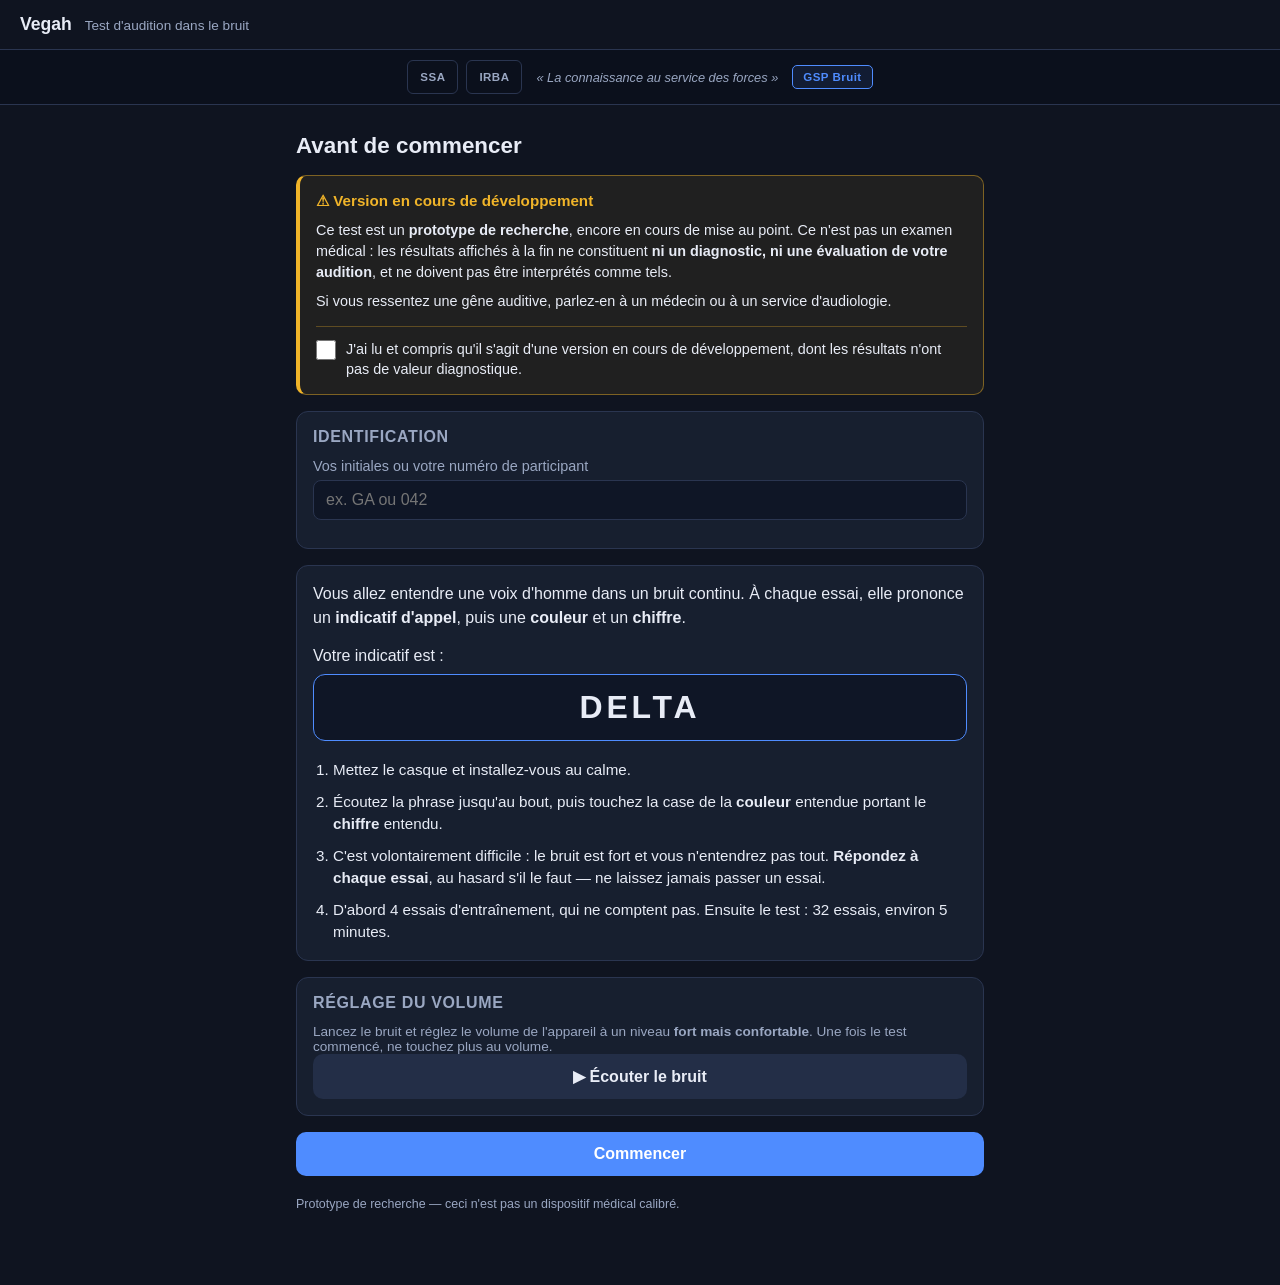
<file: patient.html>
<!DOCTYPE html>
<html lang="fr">
<head>
<meta charset="UTF-8">
<meta name="viewport" content="width=device-width, initial-scale=1, maximum-scale=1">
<title>Vegah — Test d'audition dans le bruit</title>
<link rel="stylesheet" href="style.css">
</head>
<body data-hide-parameters>

<header class="topbar">
  <div class="brand">Vegah <span class="brand-sub">Test d'audition dans le bruit</span></div>
  <div id="trialCounter" class="trial-counter"></div>
</header>

<div class="institution-bar">
  <div class="institution-logos">
    <span class="logo-badge" id="logoSSA" title="Service de Santé des Armées">SSA</span>
    <span class="logo-badge" id="logoIRBA" title="Institut de Recherche Biomédicale des Armées">IRBA</span>
  </div>
  <span class="motto">« La connaissance au service des forces »</span>
  <span class="gsp-badge">GSP Bruit</span>
</div>

<main id="app">

  <!-- Paramètres figés : invisibles et inaccessibles pour le sujet.
       Ils sont lus tels quels par readConfig() dans app.js.
       Pour les modifier, c'est ici et nulle part ailleurs. -->
  <div hidden id="fixedConfig">
    <select id="targetCallsign"><option value="Delta">Delta</option></select>
    <label><input type="radio" name="noiseType" value="corpus"> corpus</label>
    <label><input type="radio" name="noiseType" value="standard" checked> standard</label>
    <label><input type="radio" name="noisePresentation" value="continu"> continu</label>
    <label><input type="radio" name="noisePresentation" value="declenche" checked> déclenché</label>
    <input type="number" id="numTrials" value="32">
    <input type="number" id="practiceTrials" value="4">
  </div>

  <!-- ===================== ÉCRAN 1 : ACCUEIL SUJET ===================== -->
  <section id="screen-setup" class="screen active">
    <h1>Avant de commencer</h1>

    <div class="vigilance" role="note">
      <p class="vigilance-title">Version en cours de développement</p>
      <p>Ce test est un <strong>prototype de recherche</strong>, encore en cours de mise au point.
      Ce n'est pas un examen médical : les résultats affichés à la fin ne constituent
      <strong>ni un diagnostic, ni une évaluation de votre audition</strong>, et ne doivent pas être
      interprétés comme tels.</p>
      <p>Si vous ressentez une gêne auditive, parlez-en à un médecin ou à un service d'audiologie.</p>

      <label class="ack" for="ackDev">
        <input type="checkbox" id="ackDev">
        <span>J'ai lu et compris qu'il s'agit d'une version en cours de développement, dont les
        résultats n'ont pas de valeur diagnostique.</span>
      </label>
      <p class="field-error" id="ackDevError">Merci de cocher cette case avant de commencer.</p>
    </div>

    <div class="card">
      <h2>Identification</h2>
      <label for="participantId">Vos initiales ou votre numéro de participant
        <input type="text" id="participantId" required maxlength="20"
               placeholder="ex. GA ou 042"
               autocomplete="off" autocapitalize="characters" spellcheck="false">
      </label>
      <p class="field-error" id="participantIdError">Merci d'indiquer vos initiales ou votre numéro avant de commencer.</p>
    </div>

    <div class="card">
      <p class="patient-lead">Vous allez entendre une voix d'homme dans un bruit continu.
      À chaque essai, elle prononce un <strong>indicatif d'appel</strong>, puis une
      <strong>couleur</strong> et un <strong>chiffre</strong>.</p>

      <p class="patient-lead" style="margin-bottom:6px">Votre indicatif est :</p>
      <div class="callsign-badge">DELTA</div>

      <ol class="steps">
        <li>Mettez le casque et installez-vous au calme.</li>
        <li>Écoutez la phrase jusqu'au bout, puis touchez la case de la
            <strong>couleur</strong> entendue portant le <strong>chiffre</strong> entendu.</li>
        <li>C'est volontairement difficile : le bruit est fort et vous n'entendrez pas tout.
            <strong>Répondez à chaque essai</strong>, au hasard s'il le faut — ne laissez jamais passer un essai.</li>
        <li>D'abord 4 essais d'entraînement, qui ne comptent pas. Ensuite le test : 32 essais,
            environ 5 minutes.</li>
      </ol>
    </div>

    <div class="card">
      <h2>Réglage du volume</h2>
      <p class="hint">Lancez le bruit et réglez le volume de l'appareil à un niveau
      <strong>fort mais confortable</strong>. Une fois le test commencé, ne touchez plus au volume.</p>
      <button id="btnVolume" class="btn-secondary" style="display:block;width:100%">▶ Écouter le bruit</button>
    </div>

    <button id="btnStart" class="btn-primary">Commencer</button>

    <p class="disclaimer">Prototype de recherche — ceci n'est pas un dispositif médical calibré.</p>
  </section>

  <!-- ===================== ÉCRAN 2 : TEST ===================== -->
  <section id="screen-test" class="screen">
    <div class="test-status">
      <span id="phaseLabel">Entraînement</span>
      <span id="snrLabel"></span>
    </div>
    <div class="live-score" id="liveScore"></div>

    <div class="listen-zone">
      <button id="btnPlay" class="btn-play">▶ Écouter la phrase</button>
      <!-- pas de bouton de réécoute ici : le sujet entend chaque phrase une seule fois -->
    </div>

    <p class="instruction">Touchez la couleur et le chiffre entendus après l'indicatif <strong id="callsignReminder"></strong>.</p>

    <div id="grid" class="grid"></div>

    <button id="btnStopPatient" class="btn-link examiner-link">Interrompre le test (examinateur)</button>
  </section>

  <!-- ===================== ÉCRAN 3 : RÉSULTATS ===================== -->
  <section id="screen-results" class="screen">
    <h1>Résultats</h1>
    <div class="vigilance" role="note">
      <p>Résultats obtenus avec une <strong>version en cours de développement</strong> : ils n'ont
      aucune valeur diagnostique et ne remplacent pas un bilan auditif réalisé par un professionnel.</p>
    </div>
    <div id="resultsConclusion" class="card"></div>
    <div id="resultsSummary" class="card"></div>
    <canvas id="resultsChart" width="600" height="300"></canvas>
    <div class="results-actions">
      <button id="btnExport" class="btn-primary">⬇ Exporter en CSV</button>
      <button id="btnRestart" class="btn-secondary">Nouveau test</button>
    </div>
    <div class="table-scroll"><table id="resultsTable" class="results-table"></table></div>
  </section>

</main>

<script src="audio/manifest.js"></script>
<script src="app.js"></script>
<script>
/* Spécifique à la page patient : réglage du volume, identifiant passé par
   l'URL (côté examinateur), et confirmation avant d'interrompre le test. */
(function patientPage() {
  // patient.html?id=P01 — préremplit le champ quand l'examinateur lance le test
  // lui-même ; le sujet peut le saisir ou le corriger directement sur la page.
  const pid = new URLSearchParams(location.search).get("id");
  if (pid) $("#participantId").value = pid;

  on("#participantId", "input", () => {
    $("#participantIdError").style.display = "none";
  });

  // Le test ne démarre pas tant que le message de vigilance n'est pas acquitté.
  addStartGuard(() => {
    const box = $("#ackDev");
    if (box.checked) return true;
    $("#ackDevError").style.display = "block";
    box.focus();
    return false;
  });
  on("#ackDev", "change", () => {
    if ($("#ackDev").checked) $("#ackDevError").style.display = "none";
  });

  // Nouvelle passation : on repart d'une page vierge pour le sujet suivant,
  // sans son identifiant ni l'acquittement du précédent.
  on("#btnRestart", "click", () => {
    $("#participantId").value = "";
    $("#ackDev").checked = false;
    $("#participantIdError").style.display = "none";
    $("#ackDevError").style.display = "none";
  });

  let volumeEl = null;
  function stopVolume() {
    if (volumeEl) { try { volumeEl.pause(); } catch (e) {} volumeEl = null; }
    const b = $("#btnVolume");
    if (b) b.textContent = "▶ Écouter le bruit";
  }
  on("#btnVolume", "click", () => {
    if (volumeEl) { stopVolume(); return; }
    volumeEl = new Audio(audioUrl(NOISE_FILES.standard));
    volumeEl.loop = true;
    volumeEl.play().catch(err => console.error("lecture impossible:", err));
    $("#btnVolume").textContent = "■ Arrêter le bruit";
  });
  on("#btnStart", "click", stopVolume);

  // bouton d'arrêt réservé à l'examinateur : id distinct de #btnStop pour que
  // app.js ne le câble pas directement, et confirmation avant d'interrompre
  on("#btnStopPatient", "click", () => {
    if (confirm("Interrompre le test en cours ?")) finishTest();
  });
})();
</script>
</body>
</html>
</file>
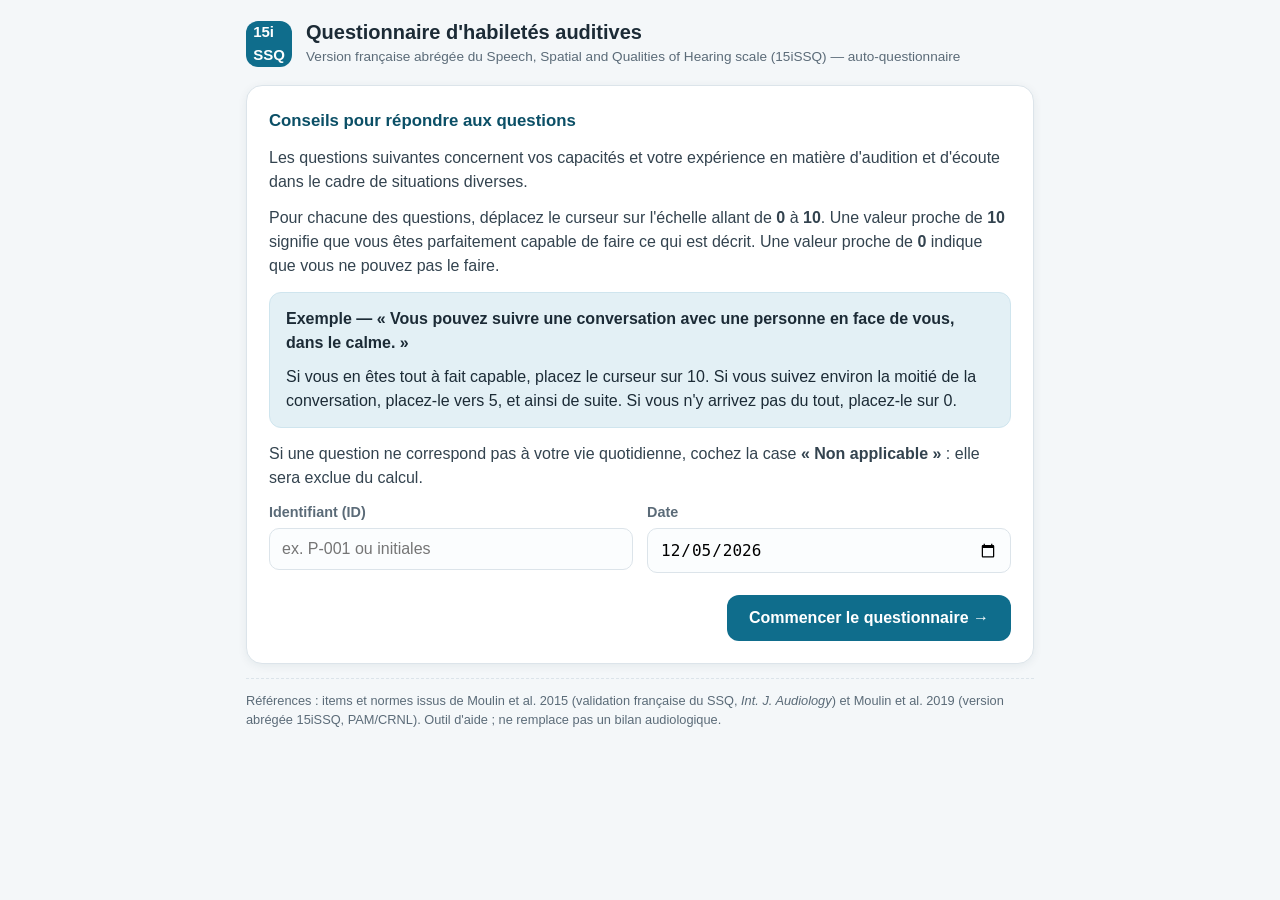
<file: questionnaire_SSQ.html>
<!DOCTYPE html>
<html lang="fr">
<head>
<meta charset="UTF-8">
<meta name="viewport" content="width=device-width, initial-scale=1.0">
<title>Questionnaire d'habiletés auditives — 15iSSQ</title>
<style>
  :root{
    --bg:#f4f7f9; --card:#ffffff; --ink:#1c2b36; --muted:#5b6b78;
    --line:#dce4ea; --brand:#0f6d8c; --brand-d:#0b4f66; --brand-l:#e3f0f5;
    --good:#1f9d55; --good-bg:#e6f6ec; --warn:#c47f00; --warn-bg:#fdf3e0;
    --bad:#c62f42; --bad-bg:#fbe8ea; --shadow:0 2px 10px rgba(20,50,70,.07);
  }
  *{box-sizing:border-box}
  html,body{margin:0;padding:0}
  body{font-family:-apple-system,BlinkMacSystemFont,"Segoe UI",Roboto,Helvetica,Arial,sans-serif;
    background:var(--bg);color:var(--ink);line-height:1.5;font-size:16px}
  .wrap{max-width:820px;margin:0 auto;padding:20px 16px 80px}
  header.app{display:flex;align-items:center;gap:14px;margin-bottom:8px}
  header.app .badge{background:var(--brand);color:#fff;width:46px;height:46px;border-radius:12px;
    display:flex;align-items:center;justify-content:center;font-weight:700;font-size:15px;flex:0 0 auto}
  header.app h1{font-size:1.25rem;margin:0;line-height:1.25}
  header.app p{margin:2px 0 0;color:var(--muted);font-size:.85rem}
  .card{background:var(--card);border:1px solid var(--line);border-radius:16px;
    box-shadow:var(--shadow);padding:22px;margin-top:18px}
  h2{font-size:1.05rem;margin:0 0 12px;color:var(--brand-d)}
  .consigne p{margin:0 0 12px;color:#33434f}
  .example{background:var(--brand-l);border:1px solid #cfe5ee;border-radius:12px;padding:14px 16px;margin:14px 0}
  .example .q{font-weight:600;margin-bottom:10px}
  .idrow{display:flex;flex-wrap:wrap;gap:14px;margin-top:8px}
  .idrow label{flex:1 1 200px;font-size:.9rem;color:var(--muted);font-weight:600}
  .idrow input{display:block;width:100%;margin-top:5px;padding:11px 12px;border:1px solid var(--line);
    border-radius:10px;font-size:1rem;background:#fbfdfe}
  .btn{appearance:none;border:none;cursor:pointer;font-size:1rem;font-weight:600;border-radius:12px;
    padding:14px 22px;transition:.15s;font-family:inherit}
  .btn-primary{background:var(--brand);color:#fff}
  .btn-primary:hover{background:var(--brand-d)}
  .btn-ghost{background:#eef3f6;color:var(--brand-d)}
  .btn-ghost:hover{background:#e0eaef}
  .btn:disabled{opacity:.45;cursor:not-allowed}
  .actions{display:flex;flex-wrap:wrap;gap:12px;justify-content:space-between;align-items:center;margin-top:22px}

  /* progress */
  .progress-wrap{position:sticky;top:0;z-index:20;background:var(--bg);padding:10px 0 6px;margin-bottom:4px}
  .progress-bar{height:8px;background:#e2eaef;border-radius:99px;overflow:hidden}
  .progress-bar>span{display:block;height:100%;width:0;background:linear-gradient(90deg,var(--brand),#39a7c4);
    border-radius:99px;transition:width .25s}
  .progress-txt{font-size:.8rem;color:var(--muted);margin-top:5px;text-align:right}

  .section-title{display:flex;align-items:center;gap:10px;margin:26px 2px 6px;font-size:1rem;
    font-weight:700;color:var(--brand-d)}
  .section-title .n{background:var(--brand-l);color:var(--brand-d);border-radius:8px;padding:3px 10px;font-size:.8rem}

  .item{background:var(--card);border:1px solid var(--line);border-radius:16px;box-shadow:var(--shadow);
    padding:18px 18px 12px;margin-top:14px}
  .item.pending{border-left:4px solid #e0b84b}
  .item.done{border-left:4px solid var(--good)}
  .item .qline{display:flex;gap:12px;margin-bottom:6px}
  .item .qnum{flex:0 0 auto;width:30px;height:30px;border-radius:50%;background:var(--brand);color:#fff;
    font-weight:700;font-size:.9rem;display:flex;align-items:center;justify-content:center}
  .item .qtxt{font-weight:600;padding-top:3px}
  .na-note{font-size:.8rem;color:var(--warn);margin:2px 0 0 42px}
  .scalebox{margin:10px 0 4px;padding-left:42px}
  .anchors{display:flex;justify-content:space-between;font-size:.82rem;color:var(--muted);font-style:italic}
  .rangerow{display:flex;align-items:center;gap:14px;margin-top:6px}
  input[type=range]{-webkit-appearance:none;appearance:none;flex:1;height:34px;background:transparent;cursor:pointer}
  input[type=range]::-webkit-slider-runnable-track{height:8px;border-radius:99px;
    background:linear-gradient(90deg,#f0c9cd,#f5e7c4,#cde9d6)}
  input[type=range]::-moz-range-track{height:8px;border-radius:99px;
    background:linear-gradient(90deg,#f0c9cd,#f5e7c4,#cde9d6)}
  /* Dégradé du curseur : toujours rouge (problème) → vert (absence de problème),
     quel que soit le sens des ancrages. Le vert reste du côté de la bonne réponse. */
  input[type=range]::-webkit-slider-thumb{-webkit-appearance:none;width:26px;height:26px;border-radius:50%;
    background:#fff;border:3px solid var(--brand);margin-top:-9px;box-shadow:0 1px 4px rgba(0,0,0,.25);transition:.1s}
  input[type=range]::-moz-range-thumb{width:22px;height:22px;border-radius:50%;background:#fff;
    border:3px solid var(--brand);box-shadow:0 1px 4px rgba(0,0,0,.25)}
  input[type=range].untouched::-webkit-slider-thumb{opacity:.25;border-color:#9bb2bd}
  input[type=range].untouched::-moz-range-thumb{opacity:.25;border-color:#9bb2bd}
  .valbox{flex:0 0 auto;width:58px;text-align:center;font-weight:700;font-size:1.15rem;
    color:var(--brand-d);background:var(--brand-l);border-radius:10px;padding:6px 0}
  .valbox.empty{color:#b3c1c9;background:#f0f4f6;font-weight:600}
  .ticks{display:flex;justify-content:space-between;font-size:.72rem;color:#9aa8b1;margin-top:2px;padding:0 6px}
  .naline{display:flex;align-items:center;gap:8px;margin:8px 0 2px;padding-left:42px}
  .naline input{width:18px;height:18px;accent-color:var(--brand)}
  .naline label{font-size:.85rem;color:var(--muted)}

  .warnbanner{background:var(--warn-bg);border:1px solid #eccd8a;color:#7a5300;border-radius:12px;
    padding:12px 14px;margin-top:16px;font-size:.9rem;display:none}
  .warnbanner.show{display:block}

  /* results */
  .score-hero{display:flex;flex-wrap:wrap;gap:18px;align-items:center;justify-content:space-between}
  .score-hero .big{font-size:2.6rem;font-weight:800;color:var(--brand-d);line-height:1}
  .score-hero .big small{font-size:1rem;color:var(--muted);font-weight:600}
  .pill{display:inline-block;padding:4px 12px;border-radius:99px;font-size:.82rem;font-weight:700}
  .pill.good{background:var(--good-bg);color:var(--good)}
  .pill.warn{background:var(--warn-bg);color:var(--warn)}
  .pill.bad{background:var(--bad-bg);color:var(--bad)}
  table.res{width:100%;border-collapse:collapse;margin-top:8px;font-size:.9rem}
  table.res th,table.res td{padding:9px 8px;text-align:center;border-bottom:1px solid var(--line)}
  table.res th{color:var(--muted);font-weight:600;font-size:.78rem;text-transform:uppercase;letter-spacing:.02em}
  table.res td.q{text-align:left;font-weight:500}
  table.res tr.sub td{background:var(--brand-l);font-weight:700;color:var(--brand-d)}
  .dot{display:inline-block;width:10px;height:10px;border-radius:50%;margin-right:4px;vertical-align:middle}
  .dot.good{background:var(--good)} .dot.warn{background:var(--warn)} .dot.bad{background:var(--bad)}
  .ecart.good{color:var(--good);font-weight:700}
  .ecart.warn{color:var(--warn);font-weight:700}
  .ecart.bad{color:var(--bad);font-weight:700}
  .bar{position:relative;height:22px;background:#eef3f6;border-radius:6px;overflow:hidden;min-width:90px}
  .bar>i{position:absolute;top:0;bottom:0;left:0;border-radius:6px;display:block}
  .bar>.norm{position:absolute;top:-3px;bottom:-3px;width:2px;background:#33434f}
  .legend{display:flex;flex-wrap:wrap;gap:16px;margin-top:14px;font-size:.82rem;color:var(--muted)}
  .legend span{display:flex;align-items:center;gap:6px}
  .note{font-size:.8rem;color:var(--muted);margin-top:14px;border-top:1px dashed var(--line);padding-top:12px}
  .hidden{display:none}
  @media print{
    body{background:#fff}
    .noprint{display:none!important}
    .card,.item{box-shadow:none;border:1px solid #ccc;page-break-inside:avoid}
  }
</style>
</head>
<body>
<div class="wrap">

  <header class="app">
    <div class="badge">15i<br>SSQ</div>
    <div>
      <h1>Questionnaire d'habiletés auditives</h1>
      <p>Version française abrégée du Speech, Spatial and Qualities of Hearing scale (15iSSQ) — auto-questionnaire</p>
    </div>
  </header>

  <!-- ================= ÉCRAN 1 : ACCUEIL ================= -->
  <section id="screen-intro">
    <div class="card consigne">
      <h2>Conseils pour répondre aux questions</h2>
      <p>Les questions suivantes concernent vos capacités et votre expérience en matière d'audition et d'écoute
      dans le cadre de situations diverses.</p>
      <p>Pour chacune des questions, déplacez le curseur sur l'échelle allant de <strong>0</strong> à <strong>10</strong>.
      Une valeur proche de <strong>10</strong> signifie que vous êtes parfaitement capable de faire ce qui est décrit.
      Une valeur proche de <strong>0</strong> indique que vous ne pouvez pas le faire.</p>
      <div class="example">
        <div class="q">Exemple — « Vous pouvez suivre une conversation avec une personne en face de vous, dans le calme. »</div>
        <div>Si vous en êtes tout à fait capable, placez le curseur sur 10. Si vous suivez environ la moitié de la
        conversation, placez-le vers 5, et ainsi de suite. Si vous n'y arrivez pas du tout, placez-le sur 0.</div>
      </div>
      <p>Si une question ne correspond pas à votre vie quotidienne, cochez la case
      <strong>« Non applicable »</strong> : elle sera exclue du calcul.</p>

      <div class="idrow">
        <label>Identifiant (ID)
          <input type="text" id="patientId" placeholder="ex. P-001 ou initiales" autocomplete="off">
        </label>
        <label>Date
          <input type="date" id="patientDate">
        </label>
      </div>

      <div class="actions">
        <span></span>
        <button class="btn btn-primary" onclick="startQuestionnaire()">Commencer le questionnaire →</button>
      </div>
    </div>
    <p class="note">Références : items et normes issus de Moulin et&nbsp;al. 2015 (validation française du SSQ,
    <em>Int. J. Audiology</em>) et Moulin et&nbsp;al. 2019 (version abrégée 15iSSQ, PAM/CRNL). Outil d'aide ;
    ne remplace pas un bilan audiologique.</p>
  </section>

  <!-- ================= ÉCRAN 2 : QUESTIONNAIRE ================= -->
  <section id="screen-quiz" class="hidden">
    <div class="progress-wrap noprint">
      <div class="progress-bar"><span id="progFill"></span></div>
      <div class="progress-txt"><span id="progTxt">0 / 16 répondues</span></div>
    </div>
    <div id="items"></div>
    <div class="warnbanner" id="warnBanner"></div>
    <div class="actions">
      <button class="btn btn-ghost" onclick="backToIntro()">← Retour</button>
      <button class="btn btn-primary" id="resultBtn" onclick="showResults()">Voir mes résultats →</button>
    </div>
  </section>

  <!-- ================= ÉCRAN 3 : RÉSULTATS ================= -->
  <section id="screen-results" class="hidden">
    <div id="resultContent"></div>
    <div class="actions noprint">
      <button class="btn btn-ghost" onclick="editAnswers()">← Modifier mes réponses</button>
      <div style="display:flex;gap:12px">
        <button class="btn btn-ghost" onclick="window.print()">Imprimer / PDF</button>
        <button class="btn btn-primary" onclick="restart()">Nouveau questionnaire</button>
      </div>
    </div>
  </section>

</div>

<script>
/* ============================================================
   DONNÉES : 16 items du 15iSSQ (+ item effort inversé)
   norm = moyenne normo-entendants (NH), sd = écart-type (Moulin 2015)
   full = item correspondant du SSQ 5.6 complet
   reverse = ancrages inversés (0 = beaucoup d'efforts, score déjà orienté "haut = bon")
   ============================================================ */
const SECTIONS = [
  {key:'parole',   label:'Partie 1 — Audition de la parole'},
  {key:'spatiale', label:'Partie 2 — Audition spatiale'},
  {key:'qualite',  label:'Partie 3 — Qualité d’audition'}
];

const ITEMS = [
  // ---- Parole (Speech) ----
  {sec:'parole', full:'Parole 1',
   q:"Vous discutez avec une autre personne dans une pièce dans laquelle un téléviseur est allumé. Pouvez-vous suivre les propos de votre interlocuteur sans baisser le son du téléviseur ?",
   norm:8.8, sd:1.6},
  {sec:'parole', full:'Parole 4',
   q:"Vous êtes assis autour d’une table avec un groupe de cinq personnes environ, dans un restaurant animé. Vous pouvez voir toutes les personnes du groupe. Pouvez-vous suivre la conversation ?",
   norm:8.7, sd:1.4},
  {sec:'parole', full:'Parole 5',
   q:"Vous discutez avec une autre personne. Il y a un bruit de fond continu (ventilateur ou eau qui coule par exemple). Pouvez-vous suivre ce que dit l’autre personne ?",
   norm:9.3, sd:1.1},
  {sec:'parole', full:'Parole 6',
   q:"Vous êtes assis autour d’une table avec un groupe de cinq personnes environ, dans un restaurant animé. Vous NE pouvez PAS voir toutes les personnes du groupe. Pouvez-vous suivre la conversation ?",
   norm:7.5, sd:1.8},
  {sec:'parole', full:'Parole 11',
   q:"Vous discutez avec quelqu’un dans une pièce dans laquelle beaucoup d’autres personnes parlent. Pouvez-vous suivre ce que vous dit votre interlocuteur ?",
   norm:7.8, sd:1.8},
  // ---- Spatiale (Spatial) ----
  {sec:'spatiale', full:'Spatial 2',
   q:"Vous êtes assis autour d’une table ou participez à une réunion avec plusieurs personnes. Vous ne pouvez pas voir toutes les personnes. Pouvez-vous dire où est chaque personne dès qu’elle prend la parole ?",
   norm:8.2, sd:1.7},
  {sec:'spatiale', full:'Spatial 6',
   q:"Vous êtes à l’extérieur. Un chien aboie bruyamment. Pouvez-vous indiquer immédiatement où il se trouve, sans regarder ?",
   norm:7.9, sd:2.1},
  {sec:'spatiale', full:'Spatial 7',
   q:"Vous êtes sur le trottoir d’une rue animée. Pouvez-vous entendre immédiatement de quelle direction un bus ou un camion arrive avant de l’avoir vu ?",
   norm:7.6, sd:2.0},
  {sec:'spatiale', full:'Spatial 11',
   q:"Pouvez-vous indiquer dans quelle direction une personne se déplace, uniquement au son de sa voix ou de ses pas, par exemple de votre gauche à votre droite ou inversement ?",
   norm:8.0, sd:1.9},
  {sec:'spatiale', full:'Spatial 17',
   q:"Pouvez-vous évaluer correctement l’endroit d’où les sons proviennent ?",
   norm:7.9, sd:1.6},
  // ---- Qualité (Qualities) ----
  {sec:'qualite', full:'Qualité 4',
   q:"Pouvez-vous reconnaître facilement les différentes personnes que vous connaissez, au son de leur voix ?",
   norm:9.5, sd:0.9},
  {sec:'qualite', full:'Qualité 5',
   q:"Pouvez-vous reconnaître facilement les différents morceaux de musique que vous connaissez ?",
   norm:9.5, sd:1.0},
  {sec:'qualite', full:'Qualité 6',
   q:"Pouvez-vous différencier certains bruits, par exemple une voiture par rapport à un bus ou de l’eau qui bout par rapport à la nourriture qui frit dans une poêle ?",
   norm:9.5, sd:0.9},
  {sec:'qualite', full:'Qualité 8',
   q:"Lorsque vous écoutez de la musique, est-ce qu’elle vous semble claire et naturelle ?",
   norm:9.3, sd:2.0},
  {sec:'qualite', full:'Qualité 9',
   q:"Les bruits quotidiens que vous entendez facilement, vous semblent-ils clairs et distincts (non brouillés, non mélangés) ?",
   norm:9.3, sd:1.2},
  // ---- Item 16 : effort (ancrages inversés) ----
  {sec:'qualite', full:'Qualité 15 (effort)', effort:true, reverse:true,
   q:"Devez-vous faire beaucoup d’efforts pour comprendre ce qui se dit au cours d’une conversation avec d’autres personnes ?",
   anchorLow:"Oui, beaucoup d’efforts", anchorHigh:"Non, aucun effort",
   norm:8.5, sd:1.5, normNote:"norme de référence : item pragmatique d’effort du SSQ complet (Moulin 2015)"}
];

const N = ITEMS.length;                 // 16
const answers = new Array(N).fill(null);// valeur 0-10
const naFlags = new Array(N).fill(false);

/* ---------- construction du questionnaire ---------- */
function buildItems(){
  const host = document.getElementById('items');
  host.innerHTML = '';
  let secShown = {};
  ITEMS.forEach((it, i)=>{
    if(!secShown[it.sec]){
      secShown[it.sec]=true;
      const s = SECTIONS.find(x=>x.key===it.sec);
      const st = document.createElement('div');
      st.className='section-title';
      st.innerHTML = `<span class="n">${s.label.split('—')[0].trim()}</span> ${s.label.split('—')[1].trim()}`;
      host.appendChild(st);
    }
    const low = it.anchorLow || 'Non, pas du tout';
    const high = it.anchorHigh || 'Oui, parfaitement';
    const el = document.createElement('div');
    el.className='item pending';
    el.id='item-'+i;
    el.innerHTML = `
      <div class="qline">
        <div class="qnum">${i+1}</div>
        <div class="qtxt">${it.q}${it.effort?' <span style="color:var(--warn);font-size:.8rem;font-weight:600">(échelle inversée)</span>':''}</div>
      </div>
      <div class="scalebox">
        <div class="anchors"><span>${low}</span><span>${high}</span></div>
        <div class="rangerow">
          <input type="range" min="0" max="10" step="0.1" value="5" class="untouched"
                 id="range-${i}" oninput="onSlide(${i})" aria-label="Réponse question ${i+1}">
          <div class="valbox empty" id="val-${i}">—</div>
        </div>
        <div class="ticks"><span>0</span><span>1</span><span>2</span><span>3</span><span>4</span><span>5</span><span>6</span><span>7</span><span>8</span><span>9</span><span>10</span></div>
      </div>
      <div class="naline">
        <input type="checkbox" id="na-${i}" onchange="onNA(${i})">
        <label for="na-${i}">Non applicable (cette situation ne me concerne pas)</label>
      </div>`;
    host.appendChild(el);
  });
  updateProgress();
}

function onSlide(i){
  if(naFlags[i]) return;
  const r = document.getElementById('range-'+i);
  r.classList.remove('untouched');
  const v = parseFloat(r.value);
  answers[i]=v;
  const vb = document.getElementById('val-'+i);
  vb.textContent = v.toFixed(1);
  vb.classList.remove('empty');
  document.getElementById('item-'+i).classList.replace('pending','done');
  updateProgress();
}

function onNA(i){
  const na = document.getElementById('na-'+i).checked;
  naFlags[i]=na;
  const r = document.getElementById('range-'+i);
  const vb = document.getElementById('val-'+i);
  const item = document.getElementById('item-'+i);
  if(na){
    answers[i]=null;
    r.disabled=true; r.classList.add('untouched');
    vb.textContent='N/A'; vb.classList.remove('empty');
    item.classList.remove('pending'); item.classList.add('done');
  }else{
    r.disabled=false; r.classList.add('untouched');
    vb.textContent='—'; vb.classList.add('empty');
    item.classList.remove('done'); item.classList.add('pending');
  }
  updateProgress();
}

function answeredCount(){
  let c=0; for(let i=0;i<N;i++){ if(naFlags[i]||answers[i]!==null) c++; } return c;
}
function updateProgress(){
  const c=answeredCount();
  document.getElementById('progFill').style.width=(100*c/N)+'%';
  document.getElementById('progTxt').textContent=`${c} / ${N} répondues`;
  document.getElementById('resultBtn').disabled = (c<N);
}

/* ---------- navigation ---------- */
function startQuestionnaire(){
  const d=document.getElementById('patientDate');
  if(!d.value){ d.value=new Date().toISOString().slice(0,10); }
  document.getElementById('screen-intro').classList.add('hidden');
  document.getElementById('screen-quiz').classList.remove('hidden');
  window.scrollTo(0,0);
}
function backToIntro(){
  document.getElementById('screen-quiz').classList.add('hidden');
  document.getElementById('screen-intro').classList.remove('hidden');
  window.scrollTo(0,0);
}
function editAnswers(){
  document.getElementById('screen-results').classList.add('hidden');
  document.getElementById('screen-quiz').classList.remove('hidden');
  window.scrollTo(0,0);
}
function restart(){
  for(let i=0;i<N;i++){answers[i]=null;naFlags[i]=false;}
  document.getElementById('patientId').value='';
  buildItems();
  document.getElementById('screen-results').classList.add('hidden');
  document.getElementById('screen-quiz').classList.add('hidden');
  document.getElementById('screen-intro').classList.remove('hidden');
  window.scrollTo(0,0);
}

/* ---------- classification écart (z = (score-norm)/sd) ---------- */
function cls(z){
  if(z>=-1) return 'good';      // dans la norme
  if(z>=-2) return 'warn';      // limite
  return 'bad';                 // sous le seuil -2 SD
}
function clsLabel(z){
  if(z>=-1) return 'Dans la norme';
  if(z>=-2) return 'Limite';
  return 'Sous la norme';
}

/* moyenne + norme d'un sous-ensemble d'index (hors N/A) */
function subscale(idx){
  let s=0,ns=0,n=0;
  idx.forEach(i=>{ if(!naFlags[i]&&answers[i]!==null){ s+=answers[i]; ns+=ITEMS[i].norm; n++; }});
  if(n===0) return null;
  return {mean:s/n, norm:ns/n, n:n};
}

/* ---------- résultats ---------- */
function showResults(){
  if(answeredCount()<N) return;
  const idxParole   =[0,1,2,3,4];
  const idxSpatiale =[5,6,7,8,9];
  const idxQualite  =[10,11,12,13,14];      // 5 items standard (hors effort)
  const idxGlobal   =[0,1,2,3,4,5,6,7,8,9,10,11,12,13,14]; // 15 items 15iSSQ

  const sub = {
    parole:   subscale(idxParole),
    spatiale: subscale(idxSpatiale),
    qualite:  subscale(idxQualite),
    global:   subscale(idxGlobal)
  };
  // SD de référence par sous-échelle (Moulin 2015)
  const subSD = {parole:1.02, spatiale:1.46, qualite:0.90, global:1.00};

  const id=document.getElementById('patientId').value||'—';
  const dt=document.getElementById('patientDate').value||'—';

  let html = `<div class="card">
    <div class="score-hero">
      <div>
        <h2 style="margin-bottom:4px">Résultats — 15iSSQ</h2>
        <div style="color:var(--muted);font-size:.9rem">ID : <strong>${escapeHtml(id)}</strong> &nbsp;·&nbsp; Date : <strong>${dt}</strong></div>
      </div>
      <div style="text-align:right">
        <div class="big">${sub.global.mean.toFixed(2)}<small> / 10</small></div>
        ${scorePill(sub.global.mean, sub.global.norm, subSD.global)}
      </div>
    </div>`;

  // synthèse par partie
  html += `<table class="res"><thead><tr>
      <th class="q" style="text-align:left">Partie</th><th>Votre score</th><th>Norme NH</th><th>Écart</th><th>Visuel</th><th>Statut</th>
    </tr></thead><tbody>`;
  html += subRow('Audition de la parole', sub.parole, subSD.parole);
  html += subRow('Audition spatiale',     sub.spatiale, subSD.spatiale);
  html += subRow('Qualité d’audition',   sub.qualite, subSD.qualite);
  html += subRow('SCORE GLOBAL (15 items)',sub.global, subSD.global, true);
  html += `</tbody></table>`;

  html += `<div class="legend">
     <span><span class="dot good"></span>Dans la norme (≥ −1 ET)</span>
     <span><span class="dot warn"></span>Limite (−1 à −2 ET)</span>
     <span><span class="dot bad"></span>Sous la norme (< −2 ET, seuil pathologique)</span>
     <span>ET = écart-type des normo-entendants · NH = normo-entendant</span>
  </div></div>`;

  // détail par item
  html += `<div class="card"><h2>Détail par question</h2>
    <table class="res"><thead><tr>
      <th style="width:26px">#</th><th class="q" style="text-align:left">Question</th>
      <th>Score</th><th>Norme</th><th>Écart</th><th>Statut</th>
    </tr></thead><tbody>`;
  let curSec=null;
  ITEMS.forEach((it,i)=>{
    if(it.sec!==curSec){
      curSec=it.sec;
      const s=SECTIONS.find(x=>x.key===it.sec);
      html+=`<tr class="sub"><td></td><td class="q">${s.label}</td><td colspan="4"></td></tr>`;
    }
    if(naFlags[i]){
      html+=`<tr><td>${i+1}</td><td class="q">${shortQ(it)}</td><td>N/A</td><td>${it.norm.toFixed(1)}</td><td>—</td><td><span style="color:var(--muted)">Exclu</span></td></tr>`;
    }else{
      const z=(answers[i]-it.norm)/it.sd;
      const ec=answers[i]-it.norm;
      const c=cls(z);
      html+=`<tr><td>${i+1}</td><td class="q">${shortQ(it)}${it.effort?' <em style="color:var(--warn)">(inversé)</em>':''}</td>
        <td><strong>${answers[i].toFixed(1)}</strong></td>
        <td>${it.norm.toFixed(1)}</td>
        <td class="ecart ${c}">${ec>=0?'+':''}${ec.toFixed(1)}</td>
        <td><span class="dot ${c}"></span>${clsLabel(z)}</td></tr>`;
    }
  });
  html+=`</tbody></table>`;
  html+=`<p class="note"><strong>Lecture.</strong> « Écart » = votre score moins la moyenne des normo-entendants (points sur 10).
     Un écart négatif indique une performance perçue inférieure à celle des normo-entendants. Le statut compare cet écart
     à l'écart-type de la population de référence ; en dessous de −2 écarts-types, la valeur atteint le seuil considéré
     comme pathologique dans les données normatives. L'item 16 (effort) utilise une échelle inversée
     (${escapeHtml(ITEMS[15].normNote)}). Cet outil est une aide et ne remplace pas un bilan audiologique complet.</p>`;
  html+=`</div>`;

  document.getElementById('resultContent').innerHTML=html;
  document.getElementById('screen-quiz').classList.add('hidden');
  document.getElementById('screen-results').classList.remove('hidden');
  window.scrollTo(0,0);
}

function subRow(name, s, sd, strong){
  if(!s) return `<tr${strong?' class="sub"':''}><td class="q">${name}</td><td colspan="5">—</td></tr>`;
  const ec=s.mean-s.norm;
  const z=ec/sd;
  const c=cls(z);
  const style=strong?' style="font-weight:800"':'';
  return `<tr${strong?' class="sub"':''}>
    <td class="q"${style}>${name}</td>
    <td${style}><strong>${s.mean.toFixed(2)}</strong></td>
    <td>${s.norm.toFixed(2)}</td>
    <td class="ecart ${c}">${ec>=0?'+':''}${ec.toFixed(2)}</td>
    <td>${miniBar(s.mean,s.norm)}</td>
    <td><span class="dot ${c}"></span>${clsLabel(z)}</td></tr>`;
}

function miniBar(v,norm){
  const w=Math.max(0,Math.min(100,v*10));
  const nx=Math.max(0,Math.min(100,norm*10));
  const col = v>=norm-0.001 ? 'var(--good)' : (v>=norm-1.5?'var(--warn)':'var(--bad)');
  return `<div class="bar"><i style="width:${w}%;background:${col}"></i><span class="norm" style="left:${nx}%"></span></div>`;
}

function scorePill(v,norm,sd){
  const z=(v-norm)/sd; const c=cls(z);
  return `<span class="pill ${c}">${clsLabel(z)} · norme ${norm.toFixed(2)}</span>`;
}

function shortQ(it){
  const q=it.q; return q.length>90? q.slice(0,88)+'…' : q;
}
function escapeHtml(s){return String(s).replace(/[&<>"]/g,c=>({'&':'&amp;','<':'&lt;','>':'&gt;','"':'&quot;'}[c]));}

/* init */
document.getElementById('patientDate').value=new Date().toISOString().slice(0,10);
buildItems();
</script>
</body>
</html>
</file>
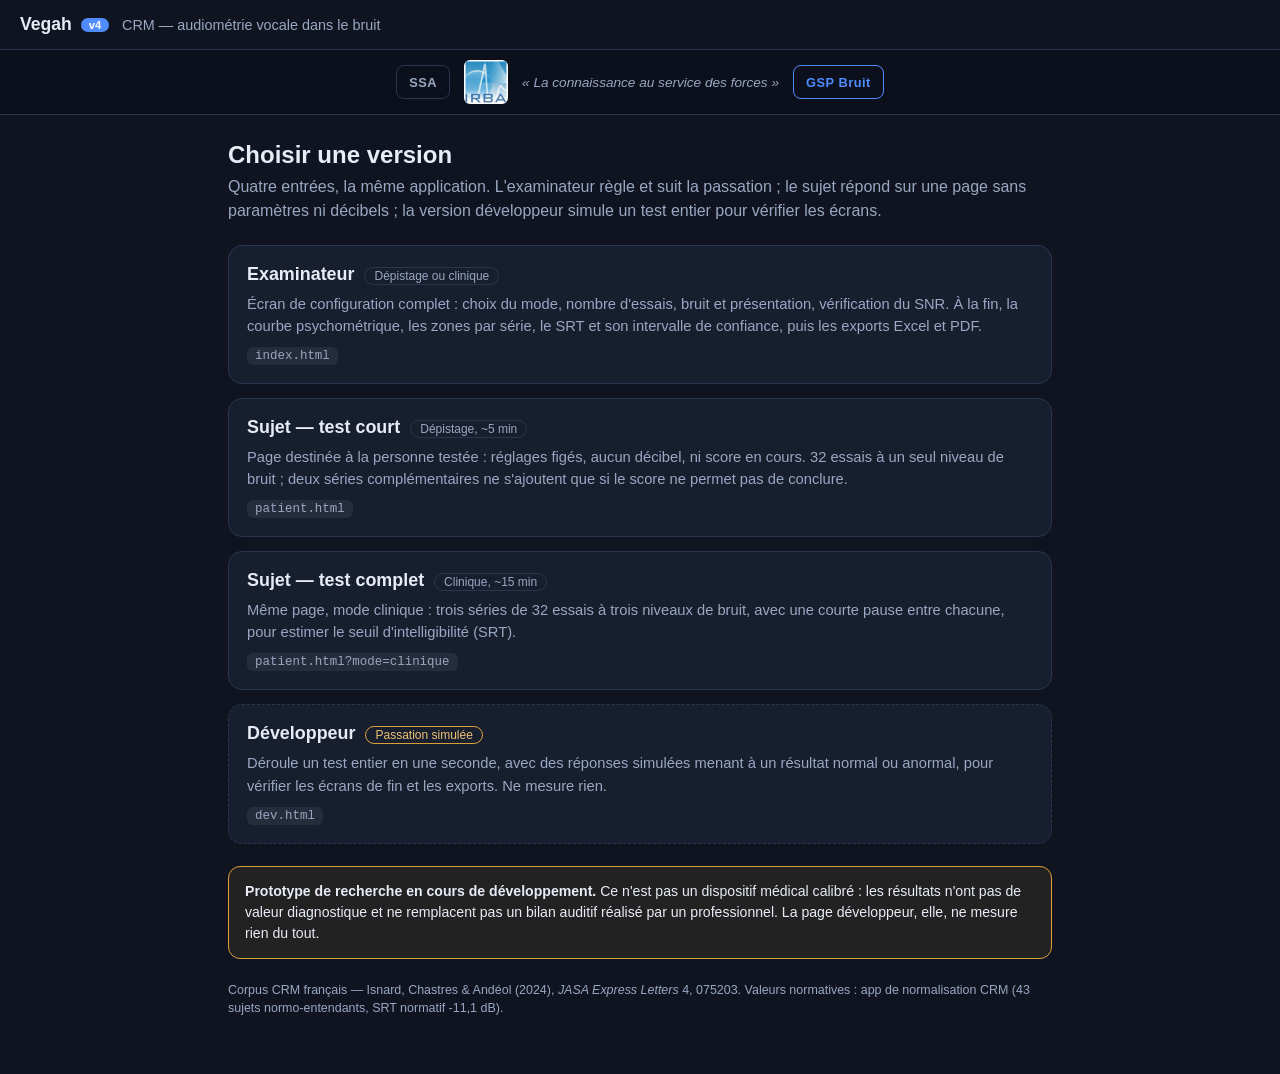
<file: v4/menu.html>
<!DOCTYPE html>
<html lang="fr">
<head>
<meta charset="UTF-8">
<meta name="viewport" content="width=device-width, initial-scale=1">
<title>Vegah v4 — choisir une version</title>
<style>
/* Feuille de style embarquée : ce menu doit pouvoir être posé n'importe où
   (dossier de travail, à côté des builds autonomes, sur GitHub Pages) sans
   dépendre de style.css. Mêmes couleurs que l'app. */
:root {
  --bg: #0f1420;
  --panel: #171f2f;
  --panel-border: #2a3550;
  --text: #e8ecf6;
  --text-dim: #9aa7c2;
  --accent: #4f8cff;
}
* { box-sizing: border-box; }
body {
  margin: 0;
  min-height: 100vh;
  background: var(--bg);
  color: var(--text);
  font-family: -apple-system, BlinkMacSystemFont, "Segoe UI", Roboto, Helvetica, Arial, sans-serif;
}
.topbar {
  display: flex;
  justify-content: space-between;
  align-items: center;
  gap: 10px;
  flex-wrap: wrap;
  padding: 14px 20px;
  border-bottom: 1px solid var(--panel-border);
}
.brand { font-weight: 700; font-size: 1.1rem; }
.version-badge {
  display: inline-block;
  padding: 1px 8px;
  margin-left: 4px;
  border-radius: 999px;
  background: var(--accent);
  color: #fff;
  font-size: 0.7rem;
  vertical-align: middle;
}
.brand-sub { color: var(--text-dim); font-weight: 400; font-size: 0.9rem; margin-left: 8px; }
.institution-bar {
  display: flex;
  align-items: center;
  justify-content: center;
  gap: 14px;
  flex-wrap: wrap;
  padding: 10px 20px;
  border-bottom: 1px solid var(--panel-border);
  background: #0b101c;
}
.logo-badge, .gsp-badge {
  display: inline-flex;
  align-items: center;
  height: 34px;
  padding: 0 12px;
  border: 1px solid var(--panel-border);
  border-radius: 8px;
  font-size: 0.8rem;
  font-weight: 700;
  letter-spacing: 0.04em;
  color: var(--text-dim);
}
.logo-img { height: 44px; width: 44px; display: block; border-radius: 6px; }
.gsp-badge { border-color: var(--accent); color: var(--accent); }
.motto { font-style: italic; color: var(--text-dim); font-size: 0.85rem; }

main { max-width: 860px; margin: 0 auto; padding: 26px 18px 40px; }
h1 { font-size: 1.5rem; margin: 0 0 6px; }
.lead { color: var(--text-dim); margin: 0 0 22px; line-height: 1.5; }

.cartes { display: grid; gap: 14px; }
.carte {
  display: block;
  text-decoration: none;
  color: inherit;
  background: var(--panel);
  border: 1px solid var(--panel-border);
  border-radius: 14px;
  padding: 18px;
  transition: border-color .12s ease, transform .12s ease;
}
.carte:hover, .carte:focus-visible { border-color: var(--accent); transform: translateY(-1px); }
.carte:active { transform: translateY(1px) scale(0.995); }
.carte-tete { display: flex; align-items: baseline; gap: 10px; flex-wrap: wrap; }
.carte h2 { margin: 0; font-size: 1.12rem; }
.duree {
  padding: 1px 9px;
  border-radius: 999px;
  border: 1px solid var(--panel-border);
  color: var(--text-dim);
  font-size: 0.75rem;
}
.carte p { margin: 8px 0 0; color: var(--text-dim); font-size: 0.92rem; line-height: 1.5; }
.fichier {
  display: inline-block;
  margin-top: 10px;
  padding: 2px 8px;
  border-radius: 6px;
  background: rgba(255, 255, 255, 0.06);
  color: var(--text-dim);
  font-family: ui-monospace, "SF Mono", Menlo, Consolas, monospace;
  font-size: 0.78rem;
  overflow-wrap: anywhere;
}
.carte-dev { border-style: dashed; }
.carte-dev .duree { border-color: #d9a03a; color: #edc274; }

.note {
  margin-top: 22px;
  padding: 14px 16px;
  border-radius: 12px;
  border: 1px solid #d9a03a;
  background: rgba(217, 160, 58, 0.10);
}
.note p { margin: 0; font-size: 0.88rem; line-height: 1.5; }
.disclaimer { color: var(--text-dim); font-size: 0.78rem; margin-top: 22px; line-height: 1.45; }
</style>
</head>
<body>

<header class="topbar">
  <div class="brand">Vegah <span class="version-badge">v4</span>
    <span class="brand-sub">CRM — audiométrie vocale dans le bruit</span></div>
</header>

<div class="institution-bar">
  <span class="logo-badge" title="Service de Santé des Armées">SSA</span>
  <img class="logo-img" id="logoIRBA" src="[data-uri]" alt="IRBA" title="Institut de Recherche Biomédicale des Armées">
  <span class="motto">« La connaissance au service des forces »</span>
  <span class="gsp-badge">GSP Bruit</span>
</div>

<main>
  <h1>Choisir une version</h1>
  <p class="lead">Quatre entrées, la même application. L'examinateur règle et suit la passation ;
  le sujet répond sur une page sans paramètres ni décibels ; la version développeur simule un test
  entier pour vérifier les écrans.</p>

  <div class="cartes">
    <a class="carte" id="lienExaminateur" href="#">
      <div class="carte-tete"><h2>Examinateur</h2><span class="duree">Dépistage ou clinique</span></div>
      <p>Écran de configuration complet : choix du mode, nombre d'essais, bruit et présentation,
      vérification du SNR. À la fin, la courbe psychométrique, les zones par série, le SRT et son
      intervalle de confiance, puis les exports Excel et PDF.</p>
      <span class="fichier" id="fichierExaminateur"></span>
    </a>

    <a class="carte" id="lienDepistage" href="#">
      <div class="carte-tete"><h2>Sujet — test court</h2><span class="duree">Dépistage, ~5 min</span></div>
      <p>Page destinée à la personne testée : réglages figés, aucun décibel, ni score en cours.
      32 essais à un seul niveau de bruit ; deux séries complémentaires ne s'ajoutent que si le
      score ne permet pas de conclure.</p>
      <span class="fichier" id="fichierDepistage"></span>
    </a>

    <a class="carte" id="lienClinique" href="#">
      <div class="carte-tete"><h2>Sujet — test complet</h2><span class="duree">Clinique, ~15 min</span></div>
      <p>Même page, mode clinique : trois séries de 32 essais à trois niveaux de bruit, avec une
      courte pause entre chacune, pour estimer le seuil d'intelligibilité (SRT).</p>
      <span class="fichier" id="fichierClinique"></span>
    </a>

    <a class="carte carte-dev" id="lienDev" href="#">
      <div class="carte-tete"><h2>Développeur</h2><span class="duree">Passation simulée</span></div>
      <p>Déroule un test entier en une seconde, avec des réponses simulées menant à un résultat
      normal ou anormal, pour vérifier les écrans de fin et les exports. Ne mesure rien.</p>
      <span class="fichier" id="fichierDev"></span>
    </a>
  </div>

  <div class="note" role="note">
    <p><strong>Prototype de recherche en cours de développement.</strong> Ce n'est pas un dispositif
    médical calibré : les résultats n'ont pas de valeur diagnostique et ne remplacent pas un bilan
    auditif réalisé par un professionnel. La page développeur, elle, ne mesure rien du tout.</p>
  </div>

  <p class="disclaimer">Corpus CRM français — Isnard, Chastres &amp; Andéol (2024),
  <em>JASA Express Letters</em> 4, 075203. Valeurs normatives : app de normalisation CRM
  (43 sujets normo-entendants, SRT normatif -11,1 dB).</p>
</main>

<script>
/* Les trois pages existent sous deux jeux de noms : dans le dossier de travail
   et sur GitHub Pages (index.html, patient.html, dev.html), et à côté des builds
   autonomes (crm_v4_*.html). Le menu choisit d'après son propre nom de fichier :
   posé sous le nom crm_v4_menu.html, il pointe vers les builds autonomes. */
(function menu() {
  var autonome = /crm_v4_/i.test(location.pathname.split("/").pop() || "");
  var cibles = autonome
    ? { exam: "crm_v4_standalone.html", sujet: "crm_v4_patient_standalone.html", dev: "crm_v4_dev_standalone.html" }
    : { exam: "index.html", sujet: "patient.html", dev: "dev.html" };

  var liens = [
    ["lienExaminateur", "fichierExaminateur", cibles.exam],
    ["lienDepistage", "fichierDepistage", cibles.sujet],
    ["lienClinique", "fichierClinique", cibles.sujet + "?mode=clinique"],
    ["lienDev", "fichierDev", cibles.dev],
  ];
  liens.forEach(function (l) {
    var a = document.getElementById(l[0]);
    var etiquette = document.getElementById(l[1]);
    if (a) a.href = l[2];
    if (etiquette) etiquette.textContent = l[2];
  });
})();
</script>
</body>
</html>
</file>
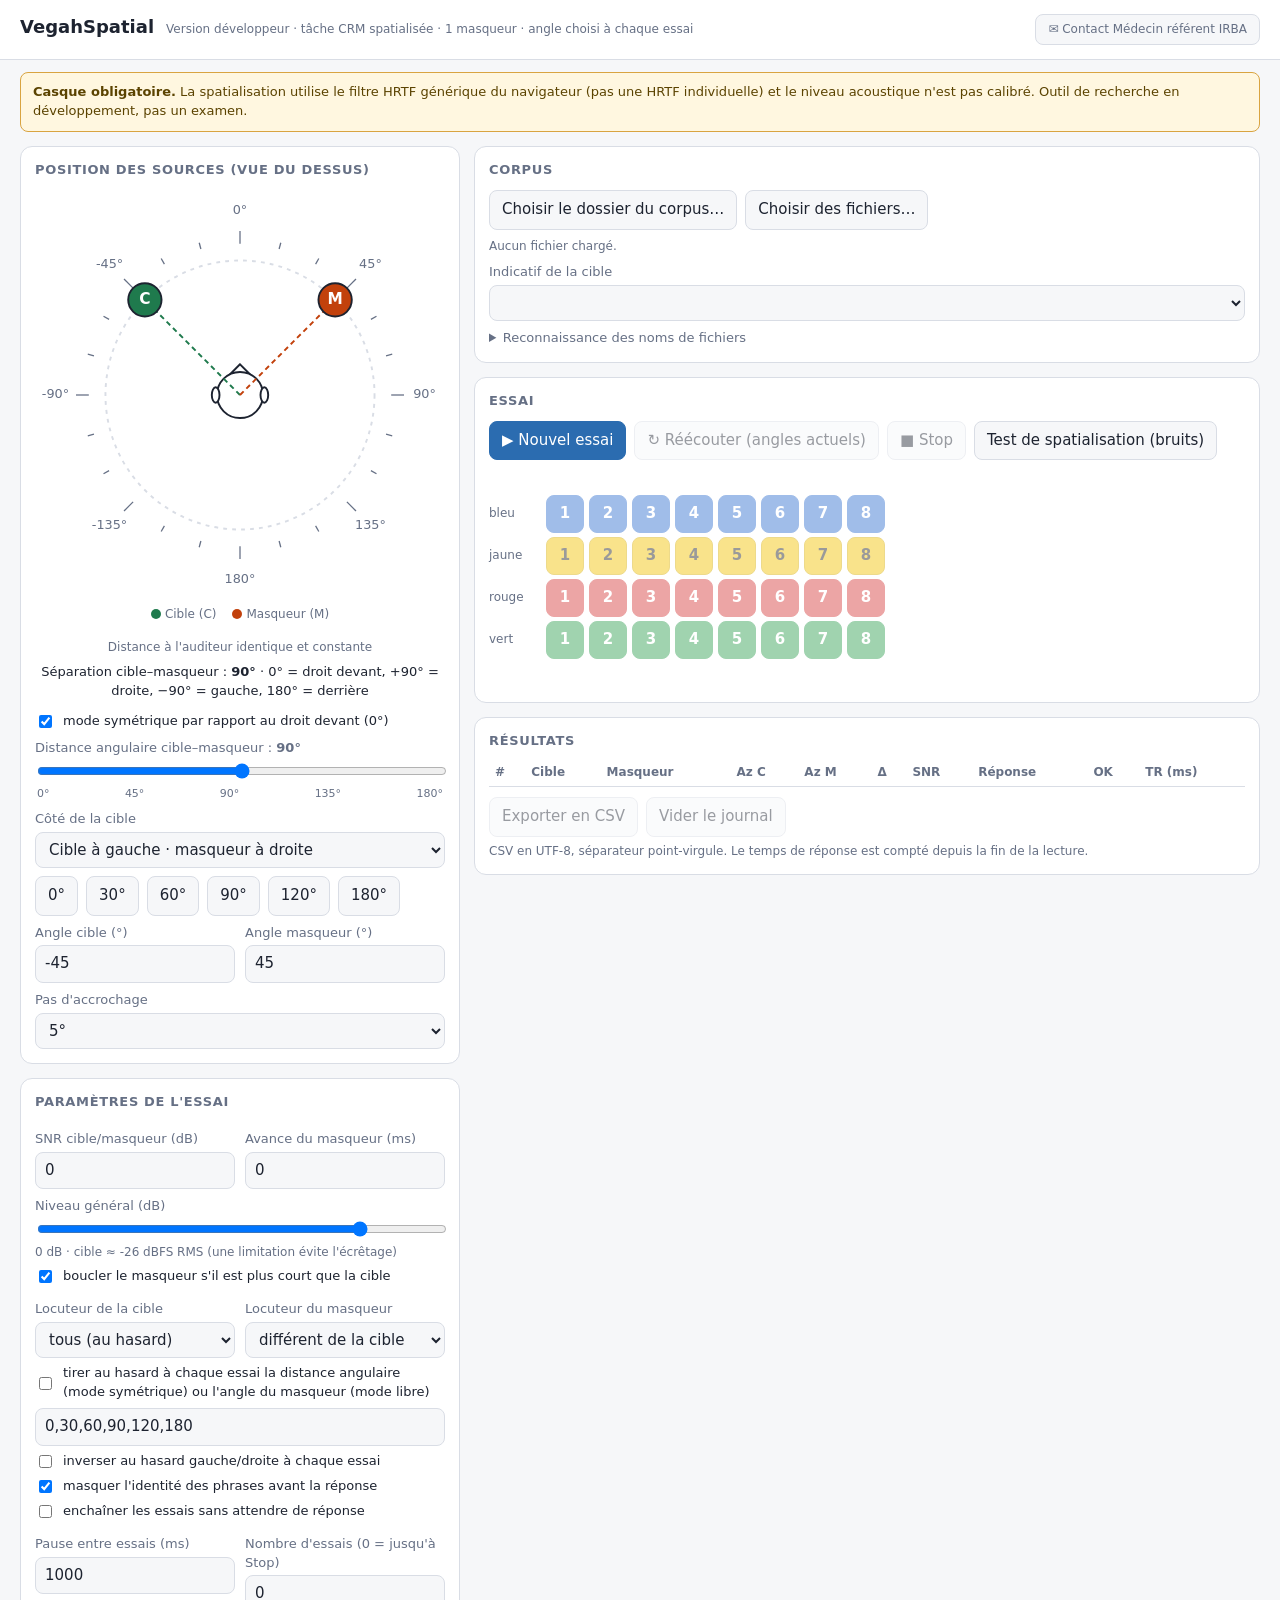
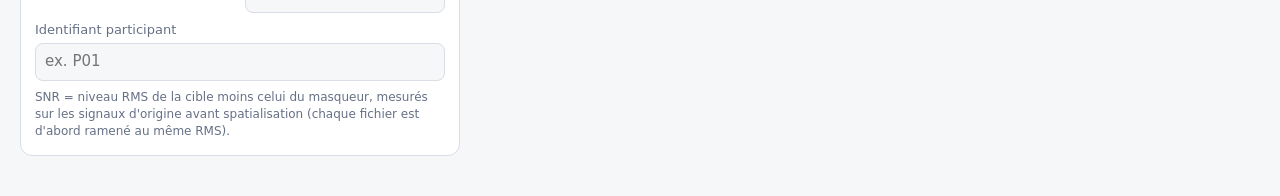
<file: VegahSpatial/dev.html>
<!doctype html>
<html lang="fr">
<head>
<meta charset="utf-8">
<meta name="viewport" content="width=device-width, initial-scale=1">
<title>VegahSpatial — développeur</title>
<style>
:root{--bg:#f6f7f9;--card:#fff;--ink:#1d2330;--mut:#667085;--line:#d9dde5;--acc:#2b6cb0;--T:#1f7a4d;--M:#c2410c;--ok:#1f7a4d;--ko:#b42318}
@media (prefers-color-scheme:dark){:root{--bg:#12151b;--card:#1a1f29;--ink:#e8ebf1;--mut:#9aa4b5;--line:#2c3442;--acc:#6aa7f0;--T:#4cc38a;--M:#f08a52;--ok:#4cc38a;--ko:#f07167}}
*{box-sizing:border-box}
body{margin:0;background:var(--bg);color:var(--ink);font:15px/1.45 -apple-system,system-ui,"Segoe UI",sans-serif}
header{padding:14px 20px;border-bottom:1px solid var(--line);background:var(--card);display:flex;gap:12px;align-items:baseline;flex-wrap:wrap}
header h1{font-size:18px;margin:0}
header .tag{font-size:12px;color:var(--mut)}
.btn-contact{margin-left:auto;font-size:12px;padding:6px 12px;color:var(--mut)}
.btn-contact:hover{color:var(--ink);border-color:var(--acc)}
.warn{margin:12px 20px 0;padding:10px 12px;border:1px solid #d9a441;background:#fff7e0;color:#5b4300;border-radius:8px;font-size:13px}
@media (prefers-color-scheme:dark){.warn{background:#3a2f12;color:#f2d99a;border-color:#7a5f1c}}
main{display:grid;grid-template-columns:minmax(320px,440px) 1fr;gap:14px;padding:14px 20px 40px;align-items:start}
@media(max-width:900px){main{grid-template-columns:1fr}}
.col{display:flex;flex-direction:column;gap:14px;min-width:0}
.card{background:var(--card);border:1px solid var(--line);border-radius:12px;padding:14px}
.card h2{font-size:13px;margin:0 0 10px;text-transform:uppercase;letter-spacing:.05em;color:var(--mut)}
label{display:block;font-size:13px;color:var(--mut);margin:8px 0 3px}
label.inl{display:flex;gap:8px;align-items:center;color:var(--ink);margin:6px 0}
input[type=number],input[type=text],select{width:100%;padding:7px 9px;border:1px solid var(--line);border-radius:8px;background:var(--bg);color:var(--ink);font:inherit}
button{font:inherit;padding:8px 12px;border-radius:8px;border:1px solid var(--line);background:var(--bg);color:var(--ink);cursor:pointer}
button.primary{background:var(--acc);color:#fff;border-color:var(--acc)}
button:disabled{opacity:.45;cursor:not-allowed}
.row{display:flex;gap:8px;flex-wrap:wrap;align-items:center}
.two{display:grid;grid-template-columns:1fr 1fr;gap:10px}
.small{font-size:12px;color:var(--mut)}
.mono{font-family:ui-monospace,Menlo,Consolas,monospace;font-size:12px}
#space{width:100%;max-width:420px;touch-action:none;display:block;margin:0 auto;user-select:none;-webkit-user-select:none;cursor:crosshair}
#space .ring{fill:none;stroke:var(--line);stroke-width:1.5;stroke-dasharray:3 4}
#space .tick{stroke:var(--mut);stroke-width:1}
#space text{fill:var(--mut);font-size:10px;text-anchor:middle;dominant-baseline:middle}
#space .head{fill:var(--card);stroke:var(--ink);stroke-width:1.5}
#space [data-h]{cursor:grab}
#space [data-h] text{fill:#fff;font-size:12px;font-weight:700;pointer-events:none}
.legend{display:flex;gap:16px;justify-content:center;font-size:12px;color:var(--mut);margin-top:6px;flex-wrap:wrap}
.dot{display:inline-block;width:10px;height:10px;border-radius:50%;margin-right:4px;vertical-align:middle}
.sepbox{text-align:center;font-size:13px;margin-top:6px}
.scale{display:flex;justify-content:space-between;font-size:11px;color:var(--mut);margin:0 2px 4px}
#status{min-height:1.4em;font-size:13px;color:var(--mut);margin:10px 0 4px}
#info{font-size:13px;margin:6px 0}
#fb{font-weight:600;min-height:1.4em;margin-top:8px}
#fb.ok{color:var(--ok)} #fb.ko{color:var(--ko)}
.grow{display:flex;gap:5px;align-items:center;margin:4px 0;flex-wrap:wrap}
.glab{width:52px;font-size:12px;color:var(--mut)}
.cell{width:38px;height:38px;padding:0;font-weight:700}
.c-bleu{background:#2f6fd0;color:#fff;border-color:#2f6fd0}
.c-jaune{background:#f2c200;color:#222;border-color:#d9ae00}
.c-rouge{background:#d63a3a;color:#fff;border-color:#d63a3a}
.c-vert{background:#2e9e4f;color:#fff;border-color:#2e9e4f}
table{border-collapse:collapse;width:100%;font-size:12px}
th,td{border-bottom:1px solid var(--line);padding:4px 6px;text-align:left;white-space:nowrap}
th{color:var(--mut);font-weight:600}
.scroll{overflow:auto;max-height:300px}
details{margin-top:8px;font-size:13px}
summary{cursor:pointer;color:var(--mut)}
</style>
</head>
<body>
<header>
  <h1>VegahSpatial</h1>
  <span class="tag">Version développeur · tâche CRM spatialisée · 1 masqueur · angle choisi à chaque essai</span>

  <button type="button" id="btnContactReferent" class="btn-contact" title="Écrire au médecin référent de l'IRBA">✉ Contact Médecin référent IRBA</button>
</header>
<div class="warn"><b>Casque obligatoire.</b> La spatialisation utilise le filtre HRTF générique du navigateur (pas une HRTF individuelle) et le niveau acoustique n'est pas calibré. Outil de recherche en développement, pas un examen.</div>

<main>
  <div class="col">
    <section class="card">
      <h2>Position des sources (vue du dessus)</h2>
      <svg id="space" viewBox="0 0 320 320" role="img" aria-label="Plan horizontal vu du dessus : clique ou glisse pour placer les sources">
        <circle class="ring" cx="160" cy="160" r="105"/>
        <g id="ticks"></g>
        <polygon class="head" points="160,136 153,143 167,143"/>
        <circle class="head" cx="160" cy="160" r="18"/>
        <ellipse class="head" cx="141" cy="160" rx="3" ry="6"/>
        <ellipse class="head" cx="179" cy="160" rx="3" ry="6"/>
        <line id="lineT" x1="160" y1="160" x2="160" y2="55" stroke="var(--T)" stroke-width="1.5" stroke-dasharray="4 3"/>
        <line id="lineM" x1="160" y1="160" x2="160" y2="55" stroke="var(--M)" stroke-width="1.5" stroke-dasharray="4 3"/>
        <g data-h="T" id="hT"><circle r="13" fill="var(--T)" stroke="var(--ink)"/><text>C</text></g>
        <g data-h="M" id="hM"><circle r="13" fill="var(--M)" stroke="var(--ink)"/><text>M</text></g>
      </svg>
      <div class="legend">
        <span><span class="dot" style="background:var(--T)"></span>Cible (C)</span>
        <span><span class="dot" style="background:var(--M)"></span>Masqueur (M)</span>
        <span>Distance à l'auditeur identique et constante</span>
      </div>
      <div class="sepbox">Séparation cible–masqueur : <b id="sep">90°</b> · 0° = droit devant, +90° = droite, −90° = gauche, 180° = derrière</div>

      <label class="inl" style="margin-top:12px"><input type="checkbox" id="sym" checked> mode symétrique par rapport au droit devant (0°)</label>
      <div id="symBox">
        <label for="sepRange">Distance angulaire cible–masqueur : <b id="sepVal">90°</b></label>
        <input type="range" id="sepRange" min="0" max="180" step="5" value="90" style="width:100%">
        <div class="scale"><span>0°</span><span>45°</span><span>90°</span><span>135°</span><span>180°</span></div>
        <label for="side">Côté de la cible</label>
        <select id="side">
          <option value="L">Cible à gauche · masqueur à droite</option>
          <option value="R">Cible à droite · masqueur à gauche</option>
        </select>
        <div class="row" style="margin-top:8px">
          <button data-sep="0">0°</button><button data-sep="30">30°</button><button data-sep="60">60°</button>
          <button data-sep="90">90°</button><button data-sep="120">120°</button><button data-sep="180">180°</button>
        </div>
      </div>
      <div id="freeBox" class="small" style="margin-top:8px">Mode libre : tu places la cible et le masqueur n'importe où sur le cercle (pastilles ou champs ci-dessous).</div>
      <div class="row" style="margin-top:10px" id="actRow">
        <label class="inl"><input type="radio" name="act" value="T"> déplacer la cible</label>
        <label class="inl"><input type="radio" name="act" value="M" checked> déplacer le masqueur</label>
      </div>
      <div class="two">
        <div><label for="azT">Angle cible (°)</label><input type="number" id="azT" min="-180" max="180" step="0.5" value="-45"></div>
        <div><label for="azM">Angle masqueur (°)</label><input type="number" id="azM" min="-180" max="180" step="0.5" value="45"></div>
      </div>
      <label for="snap">Pas d'accrochage</label>
      <select id="snap">
        <option value="1">1°</option><option value="5" selected>5°</option><option value="10">10°</option>
        <option value="15">15°</option><option value="30">30°</option>
      </select>
    </section>

    <section class="card">
      <h2>Paramètres de l'essai</h2>
      <div class="two">
        <div><label for="snr">SNR cible/masqueur (dB)</label><input type="number" id="snr" step="0.5" value="0"></div>
        <div><label for="lead">Avance du masqueur (ms)</label><input type="number" id="lead" min="0" step="50" value="0"></div>
      </div>
      <label for="master">Niveau général (dB)</label>
      <input type="range" id="master" min="-40" max="10" step="1" value="0" style="width:100%">
      <div class="small" id="masterTxt"></div>
      <label class="inl"><input type="checkbox" id="loopM" checked> boucler le masqueur s'il est plus court que la cible</label>
      <div class="two">
        <div><label for="ttalker">Locuteur de la cible</label>
          <select id="ttalker"><option value="">tous (au hasard)</option></select></div>
        <div><label for="mtalker">Locuteur du masqueur</label>
          <select id="mtalker">
            <option value="diff">différent de la cible</option>
            <option value="same">même que la cible</option>
            <option value="">tous (au hasard)</option>
          </select></div>
      </div>
      <div class="small" id="talkerNote"></div>
      <label class="inl"><input type="checkbox" id="rndM"> tirer au hasard à chaque essai la distance angulaire (mode symétrique) ou l'angle du masqueur (mode libre)</label>
      <input type="text" id="rndList" value="0,30,60,90,120,180" aria-label="Valeurs possibles, en degrés">
      <label class="inl"><input type="checkbox" id="rndSide"> inverser au hasard gauche/droite à chaque essai</label>
      <label class="inl"><input type="checkbox" id="hideId" checked> masquer l'identité des phrases avant la réponse</label>
      <label class="inl"><input type="checkbox" id="chain"> enchaîner les essais sans attendre de réponse</label>
      <div class="two">
        <div><label for="gap">Pause entre essais (ms)</label><input type="number" id="gap" min="0" step="100" value="1000"></div>
        <div><label for="chainN">Nombre d'essais (0 = jusqu'à Stop)</label><input type="number" id="chainN" min="0" step="1" value="0"></div>
      </div>
      <label for="pid">Identifiant participant</label>
      <input type="text" id="pid" maxlength="20" placeholder="ex. P01">
      <div class="small" style="margin-top:8px">SNR = niveau RMS de la cible moins celui du masqueur, mesurés sur les signaux d'origine avant spatialisation (chaque fichier est d'abord ramené au même RMS).</div>
    </section>
  </div>

  <div class="col">
    <section class="card">
      <h2>Corpus</h2>
      <div class="row">
        <button id="pickDirBtn">Choisir le dossier du corpus…</button>
        <button id="pickFilesBtn">Choisir des fichiers…</button>
        <input type="file" id="pickDir" webkitdirectory directory multiple hidden>
        <input type="file" id="pickFiles" accept="audio/*,.wav,.mp3" multiple hidden>
      </div>
      <div class="small" id="corpusInfo" style="margin-top:8px">Aucun fichier chargé.</div>
      <label for="tcs">Indicatif de la cible</label>
      <select id="tcs"></select>
      <details>
        <summary>Reconnaissance des noms de fichiers</summary>
        <p class="small">Par défaut, l'indicatif, la couleur (bleu, jaune, rouge, vert) et le chiffre (1–8) sont déduits du nom du fichier ; le dossier parent sert de locuteur. Si ça ne convient pas, saisis une expression régulière avec les groupes nommés <span class="mono">callsign</span>, <span class="mono">color</span>, <span class="mono">number</span> et (facultatif) <span class="mono">talker</span>.</p>
        <input type="text" id="rx" class="mono" placeholder="ex. (?&lt;talker&gt;T\d+)_(?&lt;callsign&gt;[a-z]+)_(?&lt;color&gt;[a-z]+)_(?&lt;number&gt;\d)">
        <div class="row" style="margin-top:6px"><button id="btnReparse">Réanalyser</button></div>
        <div class="small mono" id="parseList" style="margin-top:8px"></div>
      </details>
    </section>

    <section class="card">
      <h2>Essai</h2>
      <div class="row">
        <button id="btnPlay" class="primary">▶ Nouvel essai</button>
        <button id="btnReplay" disabled>↻ Réécouter (angles actuels)</button>
        <button id="btnStop" disabled>■ Stop</button>
        <button id="btnSynth">Test de spatialisation (bruits)</button>
      </div>
      <div id="status"></div>
      <div id="info"></div>
      <div id="grid" aria-label="Grille de réponse"></div>
      <div id="fb" aria-live="polite"></div>
    </section>

    <section class="card">
      <h2>Résultats</h2>
      <div id="sum"></div>
      <div class="scroll" style="margin-top:10px">
        <table id="logTable">
          <thead><tr><th>#</th><th>Cible</th><th>Masqueur</th><th>Az C</th><th>Az M</th><th>Δ</th><th>SNR</th><th>Réponse</th><th>OK</th><th>TR (ms)</th></tr></thead>
          <tbody></tbody>
        </table>
      </div>
      <div class="row" style="margin-top:10px">
        <button id="btnCsv" disabled>Exporter en CSV</button>
        <button id="btnClear" disabled>Vider le journal</button>
      </div>
      <div class="small" style="margin-top:6px">CSV en UTF-8, séparateur point-virgule. Le temps de réponse est compté depuis la fin de la lecture.</div>
    </section>
  </div>
</main>

<script>
(function(){
'use strict';
const $ = s => document.querySelector(s);
const COLORS = {bleu:'bleu', blue:'bleu', jaune:'jaune', yellow:'jaune', rouge:'rouge', red:'rouge', vert:'vert', green:'vert'};
const COLOR_LIST = ['bleu','jaune','rouge','vert'];
const NUMS = [1,2,3,4,5,6,7,8];
const AUDIO_EXT = /\.(wav|mp3|ogg|flac|m4a|aac)$/i;
const REF_RMS = 0.05;   // RMS de référence (-26 dBFS) avant niveau général

let rawFiles = [], corpus = [];
const cache = new Map();
let ctx = null, sources = [], playToken = 0;
let phase = 'idle', cur = null, log = [], trialNo = 0;
const az = {T:-45, M:45};
let symOn = true;
let active = 'M', drag = null;
let chainRun = false, chainCount = 0, gapTimer = null;

/* ---------- utilitaires ---------- */
const wrap = a => { a = ((a + 180) % 360 + 360) % 360 - 180; return a === -180 ? 180 : a; };
const sepOf = (a, b) => Math.abs(wrap(a - b));
const rand = arr => arr[Math.floor(Math.random() * arr.length)];
const setStatus = s => { $('#status').textContent = s; };
const cap = s => s ? s.charAt(0).toUpperCase() + s.slice(1) : '';

/* ---------- corpus ---------- */
function heuristic(e){
  const segs = e.path.split('/');
  const base = segs[segs.length - 1].replace(/\.[^.]+$/, '');
  const toks = base.split(/[^A-Za-z0-9]+/).filter(Boolean);
  let ci = -1;
  toks.forEach((t, i) => { const c = COLORS[t.toLowerCase()]; if (c) { e.color = c; ci = i; } });
  if (ci >= 0 && /^\d+$/.test(toks[ci + 1] || '')) e.number = parseInt(toks[ci + 1], 10);
  else {
    const d = toks.filter(t => /^\d+$/.test(t) && +t >= 1 && +t <= 8);
    if (d.length) e.number = parseInt(d[d.length - 1], 10);
  }
  const talkerRx = /^(t|spk|speaker|loc|locuteur|talker|f|m|h|p)\d+$/i;
  const alpha = toks.filter((t, i) => /^[A-Za-z]{2,}$/.test(t) && i !== ci && !talkerRx.test(t));
  if (alpha.length) e.callsign = alpha[0].toLowerCase();
  const tk = toks.find(t => talkerRx.test(t));
  if (tk) e.talker = tk.toLowerCase();
  else if (segs.length >= 2) e.talker = segs[segs.length - 2].toLowerCase();
}
function parseEntry(file){
  const path = file.webkitRelativePath || file.name;
  const e = {file, path, name:file.name, callsign:null, color:null, number:null, talker:null, ok:false};
  const rx = $('#rx').value.trim();
  if (rx) {
    try {
      const m = new RegExp(rx, 'i').exec(path);
      if (m && m.groups) {
        if (m.groups.callsign) e.callsign = m.groups.callsign.toLowerCase();
        if (m.groups.color) e.color = COLORS[m.groups.color.toLowerCase()] || m.groups.color.toLowerCase();
        if (m.groups.number) e.number = parseInt(m.groups.number, 10);
        if (m.groups.talker) e.talker = m.groups.talker.toLowerCase();
      }
    } catch (err) { /* expression invalide : fichiers non reconnus */ }
  } else heuristic(e);
  const sx = /(?:^|[_\-\s])([MFmf])(?=[_\-\s])/.exec(e.name);
  if (sx) e.sex = sx[1].toUpperCase();
  e.ok = !!(e.callsign && COLOR_LIST.includes(e.color) && NUMS.includes(e.number));
  return e;
}
function loadFiles(fileList){
  rawFiles = Array.from(fileList).filter(f => AUDIO_EXT.test(f.name));
  cache.clear();
  reparse();
}
function talkerLabel(t, sex){ return t.toUpperCase() + (sex === 'M' ? ' (homme)' : sex === 'F' ? ' (femme)' : ''); }
function fillTalkers(ok){
  const sexOf = new Map();
  ok.forEach(e => { if (e.talker && !sexOf.has(e.talker)) sexOf.set(e.talker, e.sex); });
  const list = [...sexOf.keys()].sort();
  const fixed = {ttalker: [['', 'tous (au hasard)']],
                 mtalker: [['diff', 'différent de la cible'], ['same', 'même que la cible'], ['', 'tous (au hasard)']]};
  ['ttalker', 'mtalker'].forEach(id => {
    const sel = $('#' + id), prev = sel.value;
    sel.innerHTML = '';
    fixed[id].concat(list.map(t => [t, talkerLabel(t, sexOf.get(t))])).forEach(([v, txt]) => {
      const o = document.createElement('option'); o.value = v; o.textContent = txt; sel.appendChild(o);
    });
    if ([...sel.options].some(o => o.value === prev)) sel.value = prev;
  });
  $('#talkerNote').textContent = list.length
    ? list.length + ' locuteur' + (list.length > 1 ? 's' : '') + ' dans le corpus chargé : ' + list.map(t => talkerLabel(t, sexOf.get(t))).join(', ') + '.'
    : '';
}
function reparse(){
  corpus = rawFiles.map(parseEntry);
  const ok = corpus.filter(e => e.ok);
  const bad = corpus.filter(e => !e.ok);
  const counts = new Map();
  ok.forEach(e => counts.set(e.callsign, (counts.get(e.callsign) || 0) + 1));
  const prev = $('#tcs').value;
  const sel = $('#tcs'); sel.innerHTML = '';
  [...counts.keys()].sort().forEach(k => {
    const o = document.createElement('option'); o.value = k; o.textContent = cap(k) + ' (' + counts.get(k) + ')'; sel.appendChild(o);
  });
  if (counts.has(prev)) sel.value = prev; else if (counts.has('delta')) sel.value = 'delta';
  fillTalkers(ok);
  $('#corpusInfo').textContent = rawFiles.length
    ? rawFiles.length + ' fichiers audio · ' + ok.length + ' reconnus · ' + bad.length + ' non reconnus'
    : 'Aucun fichier audio dans la sélection.';
  const lines = [];
  ok.slice(0, 5).forEach(e => lines.push('✓ ' + e.path + ' → ' + e.callsign + ' / ' + e.color + ' / ' + e.number + ' / loc. ' + (e.talker || '?')));
  bad.slice(0, 5).forEach(e => lines.push('✗ ' + e.path));
  $('#parseList').textContent = lines.join('\n');
  $('#parseList').style.whiteSpace = 'pre-wrap';
  if (rawFiles.length && !ok.length) setStatus('Aucun nom de fichier reconnu : ouvre « Reconnaissance des noms de fichiers » et ajuste l\'expression régulière.');
  else setStatus('');
}

/* ---------- audio ---------- */
function ensureCtx(){
  if (!ctx) { const AC = window.AudioContext || window.webkitAudioContext; ctx = new AC(); }
  if (ctx.state === 'suspended') ctx.resume();
  return ctx;
}
function decode(ab){
  return new Promise((res, rej) => {
    const p = ctx.decodeAudioData(ab, res, rej);
    if (p && p.catch) p.catch(rej);
  });
}
async function getBuf(entry){
  if (cache.has(entry.path)) return cache.get(entry.path);
  ensureCtx();
  const buf = await decode(await entry.file.arrayBuffer());
  const n = buf.length, ch = buf.numberOfChannels, mono = new Float32Array(n);
  for (let c = 0; c < ch; c++) { const d = buf.getChannelData(c); for (let i = 0; i < n; i++) mono[i] += d[i] / ch; }
  let s = 0, pk = 0;
  for (let i = 0; i < n; i++) { const v = mono[i]; s += v * v; const a = Math.abs(v); if (a > pk) pk = a; }
  const mb = ctx.createBuffer(1, n, buf.sampleRate);
  mb.copyToChannel(mono, 0);
  const o = {buf: mb, rms: Math.sqrt(s / n) || 1e-9, peak: pk || 1e-9, dur: buf.duration};
  cache.set(entry.path, o);
  return o;
}
function mkPanner(deg){
  const p = ctx.createPanner();
  p.panningModel = 'HRTF'; p.distanceModel = 'linear';
  p.refDistance = 1; p.maxDistance = 10; p.rolloffFactor = 0;
  const a = deg * Math.PI / 180, x = Math.sin(a), z = -Math.cos(a);
  if (p.positionX) { p.positionX.value = x; p.positionY.value = 0; p.positionZ.value = z; }
  else p.setPosition(x, 0, z);
  return p;
}
function stopAll(){
  sources.forEach(s => { try { s.stop(); } catch (e) {} });
  sources = [];
}
function chain(buf, deg, gain, when){
  const s = ctx.createBufferSource(); s.buffer = buf;
  const g = ctx.createGain(); g.gain.value = gain;
  const p = mkPanner(deg);
  s.connect(g); g.connect(p); p.connect(ctx.destination);
  s.start(when);
  return s;
}
function masterLin(){ return Math.pow(10, (+$('#master').value) / 20); }

function playCurrent(){
  const c = ensureCtx();
  stopAll();
  const t = cur;
  t.azT = az.T; t.azM = az.M; t.snr = +$('#snr').value || 0;
  const master = masterLin();
  const lead = Math.max(0, +$('#lead').value || 0) / 1000;
  let gT = REF_RMS / t.to.rms * master;
  let gM = REF_RMS / t.mo.rms * master * Math.pow(10, -t.snr / 20);
  const pk = t.to.peak * gT + t.mo.peak * gM;
  let lim = 0;
  if (pk > 0.98) { const k = 0.98 / pk; gT *= k; gM *= k; lim = -20 * Math.log10(k); }
  const t0 = c.currentTime + 0.15;
  const tStartM = t0, tStartT = t0 + lead, tEndT = tStartT + t.to.dur;
  const sT = chain(t.to.buf, t.azT, gT, tStartT);
  const sM = chain(t.mo.buf, t.azM, gM, tStartM);
  if ($('#loopM').checked && t.mo.dur < (tEndT - tStartM)) { sM.loop = true; sM.stop(tEndT + 0.05); }
  sources = [sT, sM];
  const token = ++playToken;
  const chained = chainRun;
  let pending = 2;
  const done = () => {
    if (--pending > 0 || token !== playToken) return;
    if (chained) {
      if (!chainRun) return;
      t.answered = true;
      pushLog(t, null);
      setInfo(); renderLog();
      chainCount++;
      const N = Math.max(0, parseInt($('#chainN').value, 10) || 0);
      if (N && chainCount >= N) {
        chainRun = false; setPhase('done');
        setStatus('Série terminée : ' + chainCount + ' essais enchaînés.');
        return;
      }
      const gap = Math.max(0, parseInt($('#gap').value, 10) || 0);
      setPhase('gap');
      setStatus('Essai ' + chainCount + (N ? '/' + N : '') + ' terminé · suivant dans ' + gap + ' ms (Stop pour arrêter).');
      gapTimer = setTimeout(() => { gapTimer = null; if (chainRun) newTrial(); }, gap);
      return;
    }
    setPhase(t.answered ? 'done' : 'answering');
    t.tEnable = performance.now();
    setStatus(t.answered ? 'Lecture terminée.' : 'Choisis la couleur et le chiffre de la phrase cible.');
  };
  sT.onended = done; sM.onended = done;
  setPhase('playing');
  setStatus('Lecture : cible ' + t.azT + '°, masqueur ' + t.azM + '°, SNR ' + t.snr + ' dB' + (lim ? ' · limitation de ' + lim.toFixed(1) + ' dB' : ''));
  setInfo();
}

/* test synthétique */
function noiseBuf(pattern){
  const sr = ctx.sampleRate;
  const last = pattern[pattern.length - 1];
  const total = last[0] + last[1] + 0.05;
  const b = ctx.createBuffer(1, Math.ceil(total * sr), sr);
  const d = b.getChannelData(0);
  let lp = 0;
  pattern.forEach(([s0, du]) => {
    const i0 = Math.floor(s0 * sr), i1 = Math.floor((s0 + du) * sr), f = Math.floor(0.01 * sr);
    for (let i = i0; i < i1 && i < d.length; i++) {
      lp = 0.7 * lp + 0.3 * (Math.random() * 2 - 1);
      d[i] = lp * 0.5 * Math.min(1, (i - i0) / f, (i1 - i) / f);
    }
  });
  return b;
}
function synthTest(){
  const c = ensureCtx();
  stopAll(); playToken++;
  const g = 0.6 * masterLin();
  const t0 = c.currentTime + 0.15;
  const a = chain(noiseBuf([[0,.25],[.4,.25],[.8,.25]]), az.T, g, t0);
  const b = chain(noiseBuf([[0,.6],[.8,.6]]), az.M, g, t0 + 1.6);
  sources = [a, b];
  setStatus('Test : 3 salves à l\'angle de la cible (' + az.T + '°), puis 2 salves longues à l\'angle du masqueur (' + az.M + '°).');
}

/* ---------- déroulement ---------- */
function setPhase(p){
  phase = p;
  $('#btnPlay').disabled = (p === 'playing' || p === 'gap');
  $('#btnReplay').disabled = !cur || p === 'playing' || p === 'gap';
  $('#btnStop').disabled = !(p === 'playing' || p === 'gap');
  document.querySelectorAll('.cell').forEach(b => b.disabled = (p !== 'answering'));
}
function setInfo(){
  const box = $('#info');
  if (!cur) { box.textContent = ''; return; }
  const hide = $('#hideId').checked && !cur.answered;
  const d = e => cap(e.callsign) + ' ' + e.color + ' ' + e.number + ' · ' + (e.talker ? e.talker.toUpperCase() : '?') + ' (' + e.name + ')';
  box.textContent = hide
    ? 'Essai ' + (trialNo + (cur.answered ? 0 : 1)) + ' · identité des phrases masquée jusqu\'à la réponse.'
    : 'Cible : ' + d(cur.te) + ' · Masqueur : ' + d(cur.me);
}
async function newTrial(){
  if (!corpus.some(e => e.ok)) { chainRun = false; setStatus('Aucun fichier exploitable : charge le corpus, ou utilise le test de spatialisation.'); return; }
  const cs = $('#tcs').value;
  const tt = $('#ttalker').value;
  const targets = corpus.filter(e => e.ok && e.callsign === cs && (!tt || e.talker === tt));
  if (!targets.length) { chainRun = false; setStatus('Aucune phrase pour cet indicatif' + (tt ? ' et ce locuteur' : '') + '.'); return; }
  const te = rand(targets);
  let ms = corpus.filter(e => e.ok && e.callsign !== te.callsign && e.color !== te.color && e.number !== te.number);
  const mt = $('#mtalker').value;
  if (mt === 'diff') { if (te.talker) { const m2 = ms.filter(e => e.talker !== te.talker); if (m2.length) ms = m2; } }
  else if (mt === 'same') ms = ms.filter(e => e.talker === te.talker);
  else if (mt) ms = ms.filter(e => e.talker === mt);
  if (!ms.length) { chainRun = false; setStatus('Aucun masqueur compatible' + (mt && mt !== 'diff' ? ' avec ce choix de locuteur' : '') + ' (indicatif, couleur et chiffre doivent différer de la cible).'); return; }
  const me = rand(ms);
  if ($('#rndM').checked) {
    const list = $('#rndList').value.split(/[,;\s]+/).map(Number).filter(Number.isFinite);
    if (list.length) { if (symOn) setSym(Math.abs(rand(list))); else setAz('M', rand(list)); }
  }
  if ($('#rndSide').checked && Math.random() < 0.5) { az.T = wrap(-az.T); az.M = wrap(-az.M); draw(); }
  setPhase('playing'); setStatus('Décodage…'); $('#fb').textContent = ''; $('#fb').className = '';
  try {
    const [to, mo] = await Promise.all([getBuf(te), getBuf(me)]);
    cur = {te, me, to, mo, answered:false};
    playCurrent();
  } catch (err) {
    chainRun = false;
    setPhase(cur ? 'done' : 'idle');
    setStatus('Erreur audio : ' + (err && err.message ? err.message : err));
  }
}
function answer(color, num){
  if (phase !== 'answering' || !cur) return;
  const rt = Math.round(performance.now() - cur.tEnable);
  const te = cur.te, ok = (color === te.color && num === te.number);
  cur.answered = true;
  pushLog(cur, {color, num, ok, rt});
  setPhase('done'); setInfo(); renderLog();
  const fb = $('#fb');
  fb.className = ok ? 'ok' : 'ko';
  fb.textContent = ok ? 'Correct ✓' : 'Incorrect ✗ — attendu : ' + te.color + ' ' + te.number;
  setStatus('');
}

/* ---------- journal ---------- */
function pushLog(t, resp){
  const te = t.te; trialNo++;
  log.push({
    trial: trialNo, timestamp: new Date().toISOString(), participant: $('#pid').value.trim(),
    mode: resp ? 'reponse' : 'enchaine',
    target_talker: te.talker || '', masker_talker: t.me.talker || '',
    target_file: te.name, target_callsign: te.callsign, target_color: te.color, target_number: te.number,
    masker_file: t.me.name, masker_callsign: t.me.callsign, masker_color: t.me.color, masker_number: t.me.number,
    target_az: t.azT, masker_az: t.azM, separation: sepOf(t.azT, t.azM), snr_db: t.snr,
    resp_color: resp ? resp.color : '', resp_number: resp ? resp.num : '',
    correct: resp ? (resp.ok ? 1 : 0) : '', rt_ms: resp ? resp.rt : ''
  });
}
function renderLog(){
  const tb = $('#logTable tbody'); tb.innerHTML = '';
  log.forEach(r => {
    const has = r.correct !== '';
    const tr = document.createElement('tr');
    [r.trial, cap(r.target_callsign) + ' ' + r.target_color + ' ' + r.target_number,
     cap(r.masker_callsign) + ' ' + r.masker_color + ' ' + r.masker_number,
     r.target_az + '°', r.masker_az + '°', r.separation + '°', r.snr_db,
     has ? r.resp_color + ' ' + r.resp_number : '—', has ? (r.correct ? '✓' : '✗') : '—', has ? r.rt_ms : '—'].forEach(v => {
      const td = document.createElement('td'); td.textContent = v; tr.appendChild(td);
    });
    tb.appendChild(tr);
  });
  const g = new Map();
  log.filter(r => r.correct !== '').forEach(r => { const o = g.get(r.separation) || {n:0, ok:0}; o.n++; o.ok += r.correct; g.set(r.separation, o); });
  const nChain = log.filter(r => r.correct === '').length;
  const box = $('#sum'); box.innerHTML = '';
  if (nChain) {
    const p = document.createElement('div'); p.className = 'small'; p.style.marginBottom = '6px';
    p.textContent = nChain + ' essai' + (nChain > 1 ? 's' : '') + ' enchaîné' + (nChain > 1 ? 's' : '') + ' sans réponse, non compté' + (nChain > 1 ? 's' : '') + ' dans les pourcentages.';
    box.appendChild(p);
  }
  if (g.size) {
    const t = document.createElement('table');
    t.innerHTML = '<thead><tr><th>Séparation</th><th>Essais</th><th>Correct</th></tr></thead>';
    const b = document.createElement('tbody');
    [...g.entries()].sort((x, y) => x[0] - y[0]).forEach(([k, o]) => {
      const tr = document.createElement('tr');
      [k + '°', o.n, o.ok + '/' + o.n + ' (' + Math.round(100 * o.ok / o.n) + ' %)'].forEach(v => {
        const td = document.createElement('td'); td.textContent = v; tr.appendChild(td);
      });
      b.appendChild(tr);
    });
    t.appendChild(b); box.appendChild(t);
  }
  $('#btnCsv').disabled = !log.length; $('#btnClear').disabled = !log.length;
}
function toCSV(){
  const head = Object.keys(log[0]);
  const esc = v => { v = (v == null ? '' : String(v)); return /[;"\n]/.test(v) ? '"' + v.replace(/"/g, '""') + '"' : v; };
  return '﻿' + [head.join(';')].concat(log.map(r => head.map(h => esc(r[h])).join(';'))).join('\r\n');
}
function downloadCSV(){
  const id = ($('#pid').value.trim().replace(/[^A-Za-z0-9_-]/g, '') || 'sans-id');
  const d = new Date(), p = n => String(n).padStart(2, '0');
  const name = 'VegahSpatial_' + id + '_' + d.getFullYear() + p(d.getMonth() + 1) + p(d.getDate()) + '-' + p(d.getHours()) + p(d.getMinutes()) + '.csv';
  const a = document.createElement('a');
  a.href = URL.createObjectURL(new Blob([toCSV()], {type:'text/csv;charset=utf-8'}));
  a.download = name; document.body.appendChild(a); a.click(); a.remove();
}

/* ---------- plan graphique ---------- */
const svg = $('#space'), NS = 'http://www.w3.org/2000/svg';
const CX = 160, CY = 160, RT = 105, RM = 105;
const pol = (a, r) => { const t = a * Math.PI / 180; return [CX + r * Math.sin(t), CY - r * Math.cos(t)]; };
function el(name, attrs, parent){
  const e = document.createElementNS(NS, name);
  for (const k in attrs) e.setAttribute(k, attrs[k]);
  if (parent) parent.appendChild(e);
  return e;
}
(function buildTicks(){
  const g = $('#ticks');
  for (let a = -180; a < 180; a += 15) {
    const major = (a % 45 === 0);
    const [x1, y1] = pol(a, 118), [x2, y2] = pol(a, major ? 128 : 123);
    el('line', {class:'tick', x1, y1, x2, y2}, g);
  }
  [0, 45, 90, 135, 180, -135, -90, -45].forEach(a => {
    const [x, y] = pol(a, 144);
    const t = el('text', {x, y}, g); t.textContent = (a === 0 ? '0' : a) + '°';
  });
})();
const hs = {
  T: {g:$('#hT'), line:$('#lineT'), c:$('#hT circle'), r:RT},
  M: {g:$('#hM'), line:$('#lineM'), c:$('#hM circle'), r:RM}
};
function draw(){
  ['T', 'M'].forEach(k => {
    const [x, y] = pol(az[k], hs[k].r);
    hs[k].g.setAttribute('transform', 'translate(' + x + ',' + y + ')');
    hs[k].line.setAttribute('x2', x); hs[k].line.setAttribute('y2', y);
    hs[k].c.setAttribute('stroke-width', (!symOn && active === k) ? 4 : 1.5);
    const inp = $('#az' + k);
    if (document.activeElement !== inp) inp.value = az[k];
  });
  const sp = sepOf(az.T, az.M);
  $('#sep').textContent = sp + '°';
  $('#sepVal').textContent = sp + '°';
  $('#sepRange').value = sp;
  if (az.T < 0) $('#side').value = 'L'; else if (az.T > 0) $('#side').value = 'R';
  $('#symBox').style.display = symOn ? '' : 'none';
  $('#freeBox').style.display = symOn ? 'none' : '';
  $('#actRow').style.display = symOn ? 'none' : '';
  $('#azT').disabled = symOn; $('#azM').disabled = symOn;
}
function setAz(k, a){
  const step = +$('#snap').value || 1;
  const v = wrap(Math.round(wrap(a) / step) * step);
  if (symOn) {
    // symétrie : la source déplacée fixe la séparation et le côté, l'autre est son image miroir
    const v2 = Math.max(-90, Math.min(90, v));
    az[k] = v2 || 0; az[k === 'T' ? 'M' : 'T'] = (-v2) || 0;
  } else az[k] = v;
  draw();
}
function setSym(sep, side){
  const step = +$('#snap').value || 1;
  sep = Math.max(0, Math.min(180, Math.round(sep / step) * step));
  const h = sep / 2;
  side = side || ($('#side').value === 'R' ? 'R' : 'L');
  az.T = (side === 'L' ? -h : h) || 0;
  az.M = (-az.T) || 0;
  draw();
}
function angFromEvent(e){
  const pt = svg.createSVGPoint(); pt.x = e.clientX; pt.y = e.clientY;
  const p = pt.matrixTransform(svg.getScreenCTM().inverse());
  return Math.atan2(p.x - CX, -(p.y - CY)) * 180 / Math.PI;
}
function setActive(k){
  active = k;
  document.querySelector('input[name=act][value=' + k + ']').checked = true;
  draw();
}
svg.addEventListener('pointerdown', e => {
  const h = e.target.closest ? e.target.closest('[data-h]') : null;
  if (h) active = h.getAttribute('data-h');
  else if (symOn) active = 'T';
  setActive(active);
  drag = active;
  try { svg.setPointerCapture(e.pointerId); } catch (err) {}
  setAz(drag, angFromEvent(e));
  e.preventDefault();
});
svg.addEventListener('pointermove', e => { if (drag) setAz(drag, angFromEvent(e)); });
const endDrag = () => { drag = null; };
svg.addEventListener('pointerup', endDrag);
svg.addEventListener('pointercancel', endDrag);
document.querySelectorAll('input[name=act]').forEach(r => r.addEventListener('change', () => setActive(r.value)));
['T', 'M'].forEach(k => {
  $('#az' + k).addEventListener('input', e => {
    const v = parseFloat(e.target.value);
    if (!symOn && Number.isFinite(v)) { az[k] = wrap(v); draw(); }
  });
  $('#az' + k).addEventListener('change', () => { if (!symOn) setAz(k, az[k]); });
});
document.querySelectorAll('[data-sep]').forEach(b => b.addEventListener('click', () => setSym(+b.getAttribute('data-sep'))));
$('#sepRange').addEventListener('input', e => setSym(+e.target.value));
$('#side').addEventListener('change', () => setSym(sepOf(az.T, az.M), $('#side').value));
$('#sym').addEventListener('change', () => {
  symOn = $('#sym').checked;
  if (symOn) setSym(sepOf(az.T, az.M), az.T < 0 ? 'L' : (az.T > 0 ? 'R' : null)); else draw();
});

/* ---------- câblage ---------- */
const grid = $('#grid');
COLOR_LIST.forEach(c => {
  const row = document.createElement('div'); row.className = 'grow';
  const lab = document.createElement('span'); lab.className = 'glab'; lab.textContent = c; row.appendChild(lab);
  NUMS.forEach(n => {
    const b = document.createElement('button');
    b.className = 'cell c-' + c; b.textContent = n; b.disabled = true;
    b.setAttribute('aria-label', c + ' ' + n);
    b.addEventListener('click', () => answer(c, n));
    row.appendChild(b);
  });
  grid.appendChild(row);
});
$('#pickDirBtn').addEventListener('click', () => $('#pickDir').click());
$('#pickFilesBtn').addEventListener('click', () => $('#pickFiles').click());
$('#pickDir').addEventListener('change', e => loadFiles(e.target.files));
$('#pickFiles').addEventListener('change', e => loadFiles(e.target.files));
$('#btnReparse').addEventListener('click', reparse);
$('#btnPlay').addEventListener('click', () => {
  chainRun = $('#chain').checked; chainCount = 0;
  if (gapTimer) { clearTimeout(gapTimer); gapTimer = null; }
  newTrial();
});
function stopChain(){
  chainRun = false;
  if (gapTimer) { clearTimeout(gapTimer); gapTimer = null; }
}
$('#chain').addEventListener('change', () => {
  if ($('#chain').checked) return;
  const was = chainRun;
  stopChain();
  if (was) { playToken++; stopAll(); setPhase(cur ? 'done' : 'idle'); setStatus('Enchaînement arrêté.'); }
});
$('#btnReplay').addEventListener('click', () => { if (cur) { $('#fb').textContent = ''; $('#fb').className = ''; playCurrent(); } });
$('#btnStop').addEventListener('click', () => {
  const wasChain = chainRun || $('#chain').checked;
  stopChain(); playToken++; stopAll();
  setPhase(!cur ? 'idle' : ((cur.answered || wasChain) ? 'done' : 'answering'));
  if (cur && phase === 'answering') cur.tEnable = performance.now();
  setStatus(wasChain ? 'Enchaînement arrêté.' : 'Lecture interrompue.');
});
$('#btnSynth').addEventListener('click', synthTest);
$('#btnCsv').addEventListener('click', () => { if (log.length) downloadCSV(); });
$('#btnClear').addEventListener('click', () => { if (confirm('Vider le journal des essais ?')) { log = []; trialNo = 0; renderLog(); } });
$('#hideId').addEventListener('change', setInfo);
$('#snap').addEventListener('change', () => { $('#sepRange').step = $('#snap').value; if (symOn) setSym(sepOf(az.T, az.M)); else { setAz('T', az.T); setAz('M', az.M); } });
function updMaster(){
  const v = +$('#master').value;
  $('#masterTxt').textContent = v + ' dB · cible ≈ ' + Math.round(20 * Math.log10(REF_RMS) + v) + ' dBFS RMS (une limitation évite l\'écrêtage)';
}
$('#master').addEventListener('input', updMaster);
window.addEventListener('beforeunload', e => { if (log.length) { e.preventDefault(); e.returnValue = ''; } });

updMaster(); draw(); renderLog(); setPhase('idle');
/* version autonome : si le build a embarqué des phrases (window.EMBEDDED_AUDIO), on les charge directement */
if (window.EMBEDDED_AUDIO) {
  const files = Object.keys(window.EMBEDDED_AUDIO).map(n => {
    const bin = atob(window.EMBEDDED_AUDIO[n]), u8 = new Uint8Array(bin.length);
    for (let i = 0; i < bin.length; i++) u8[i] = bin.charCodeAt(i);
    return new File([u8], n, {type: 'audio/mpeg'});
  });
  loadFiles(files);
  $('#corpusInfo').textContent += ' · corpus intégré à cette page (locuteur masculin T0), aucun fichier à charger';
  document.title = 'VegahSpatial — version autonome';
}
window.__vs = {get log(){ return log; }, get cur(){ return cur; }, get phase(){ return phase; }, az};
})();

document.getElementById("btnContactReferent").addEventListener("click",function(){
  window.location.href="mailto:guillaume.andeol@intradef.gouv.fr?subject="+encodeURIComponent("VegahSpatial — tâche CRM spatialisée (version développeur)");
});
</script>
</body>
</html>
</file>
<file: style.css>
:root {
  --bg: #0f1420;
  --panel: #171f2f;
  --panel-border: #2a3550;
  --text: #e8ecf6;
  --text-dim: #9aa7c2;
  --accent: #4f8cff;
  --accent-dark: #2f5fce;
  --ok: #34c77b;
  --bad: #ff5c6c;
  --warn: #f0b429;

  --c-bleu: #2f6fed;
  --c-jaune: #e8c33a;
  --c-rouge: #e0453f;
  --c-vert: #3aa85a;
}

* { box-sizing: border-box; }

body {
  margin: 0;
  font-family: -apple-system, BlinkMacSystemFont, "Segoe UI", Roboto, Helvetica, Arial, sans-serif;
  background: var(--bg);
  color: var(--text);
  min-height: 100vh;
}

.topbar {
  display: flex;
  justify-content: space-between;
  align-items: center;
  padding: 14px 20px;
  border-bottom: 1px solid var(--panel-border);
  position: sticky;
  top: 0;
  background: var(--bg);
  z-index: 10;
}

.brand { font-weight: 700; font-size: 1.1rem; }

.institution-bar {
  display: flex;
  align-items: center;
  justify-content: center;
  gap: 14px;
  padding: 10px 20px;
  border-bottom: 1px solid var(--panel-border);
  background: #0b101c;
  flex-wrap: wrap;
}
.institution-logos { display: flex; align-items: center; gap: 8px; }
.institution-logos img { height: 34px; width: auto; display: block; }
.logo-badge {
  display: inline-flex;
  align-items: center;
  justify-content: center;
  height: 34px;
  padding: 0 12px;
  border-radius: 6px;
  border: 1px solid var(--panel-border);
  color: var(--text-dim);
  font-size: 0.72rem;
  font-weight: 700;
  letter-spacing: .04em;
}
.motto {
  color: var(--text-dim);
  font-size: 0.8rem;
  font-style: italic;
}
.brand-sub { font-weight: 400; color: var(--text-dim); font-size: 0.85rem; margin-left: 8px; }
.trial-counter { color: var(--text-dim); font-variant-numeric: tabular-nums; }

#app { max-width: 720px; margin: 0 auto; padding: 20px 16px 60px; }

.screen { display: none; }
.screen.active { display: block; animation: fadein .25s ease; }
@keyframes fadein { from { opacity: 0; transform: translateY(4px);} to { opacity: 1; transform: translateY(0);} }

h1 { font-size: 1.4rem; margin: 8px 0 16px; }
h2 { font-size: 1rem; margin: 0 0 12px; color: var(--text-dim); text-transform: uppercase; letter-spacing: .04em; }

.card {
  background: var(--panel);
  border: 1px solid var(--panel-border);
  border-radius: 12px;
  padding: 16px;
  margin-bottom: 16px;
}

label {
  display: flex;
  flex-direction: column;
  gap: 6px;
  font-size: 0.9rem;
  color: var(--text-dim);
  margin-bottom: 12px;
}
label:last-child { margin-bottom: 0; }

input[type="text"], input[type="number"], select {
  background: #0f1626;
  border: 1px solid var(--panel-border);
  color: var(--text);
  border-radius: 8px;
  padding: 10px 12px;
  font-size: 1rem;
}

.radio-row { display: flex; flex-direction: column; gap: 8px; margin-bottom: 14px; }
.radio-row label { flex-direction: row; align-items: center; gap: 8px; color: var(--text); font-size: 0.95rem; }

.hint { color: var(--text-dim); font-size: 0.85rem; margin: 6px 0 0; }
.disclaimer { color: var(--text-dim); font-size: 0.78rem; margin-top: 20px; line-height: 1.4; }

button {
  font-family: inherit;
  cursor: pointer;
  border: none;
  border-radius: 10px;
  padding: 13px 20px;
  font-size: 1rem;
  font-weight: 600;
}

.btn-primary { background: var(--accent); color: white; width: 100%; }
.btn-primary:active { background: var(--accent-dark); }
.btn-secondary { background: #232e47; color: var(--text); }
.btn-link { background: none; color: var(--text-dim); font-weight: 400; text-decoration: underline; padding: 8px; }

.test-status {
  display: flex;
  justify-content: space-between;
  color: var(--text-dim);
  font-size: 0.9rem;
  margin-bottom: 24px;
}

.live-score { text-align: center; font-size: 0.85rem; color: var(--text-dim); margin-top: 6px; }
.live-score strong { color: var(--text); font-variant-numeric: tabular-nums; }

.listen-zone { display: flex; flex-direction: column; align-items: center; gap: 10px; margin: 30px 0; }
.btn-play { background: var(--accent); color: white; font-size: 1.1rem; padding: 18px 30px; border-radius: 50px; width: 100%; max-width: 320px; }
.btn-play:disabled { background: #33415e; color: var(--text-dim); }

.instruction { text-align: center; color: var(--text-dim); margin-bottom: 18px; }
.instruction strong { color: var(--text); }

.grid {
  display: grid;
  /* minmax(0, 1fr) et non 1fr : sinon la largeur minimale du contenu des
     boutons impose une grille plus large que l'écran, et la 8e colonne passe
     hors champ sur téléphone. */
  grid-template-columns: repeat(8, minmax(0, 1fr));
  gap: 8px;
  margin-bottom: 20px;
}

.grid-btn {
  aspect-ratio: 1;
  padding: 0;        /* annule le padding 13px/20px de la règle button globale */
  min-width: 0;
  border-radius: 10px;
  color: white;
  font-size: 1.2rem;
  font-weight: 700;
  display: flex;
  align-items: center;
  justify-content: center;
  opacity: 0.92;
  transition: transform .1s ease, opacity .1s ease;
}
.grid-btn:active { transform: scale(0.93); opacity: 1; }
.grid-btn:disabled { opacity: 0.35; }

.grid-btn.Bleu { background: var(--c-bleu); }
.grid-btn.Jaune { background: var(--c-jaune); color: #2a2200; }
.grid-btn.Rouge { background: var(--c-rouge); }
.grid-btn.Vert { background: var(--c-vert); }

.grid-btn.correct { outline: 3px solid var(--ok); }
.grid-btn.incorrect { outline: 3px solid var(--bad); }

.results-actions { display: flex; gap: 12px; margin: 20px 0; }
.results-actions button { flex: 1; }

.results-table { width: 100%; border-collapse: collapse; font-size: 0.82rem; margin-top: 20px; }
.results-table th, .results-table td { border-bottom: 1px solid var(--panel-border); padding: 6px 8px; text-align: left; color: var(--text-dim); }
.results-table th { color: var(--text); position: sticky; top: 48px; background: var(--bg); }

/* Sur tout écran de téléphone, la grille déborde un peu du padding de la page
   pour gagner en surface tactile, sans toucher aux marges des cartes. Le
   seuil est large : sans lui, un iPhone Pro Max (430 px) se retrouvait avec
   des boutons plus petits qu'un iPhone 15 Pro (393 px). */
@media (max-width: 560px) {
  .grid { gap: 4px; margin-left: -6px; margin-right: -6px; }
}
@media (max-width: 420px) {
  .grid-btn { font-size: 0.9rem; border-radius: 6px; }
}

/* ---------------------------------------------- vérification du SNR */
.verif-buttons {
  display: grid;
  grid-template-columns: repeat(3, 1fr);
  gap: 8px;
  margin: 12px 0 4px;
}
.verif-buttons button { padding: 12px 6px; font-size: 0.92rem; }
#btnVerifStop { display: block; margin: 0 auto; }

.verif-measure { margin-top: 14px; }
.verif-measure:empty { margin-top: 0; }
.verif-measure h3 {
  font-size: 0.8rem;
  text-transform: uppercase;
  letter-spacing: .04em;
  color: var(--text-dim);
  margin: 16px 0 6px;
}
.verif-table { width: 100%; border-collapse: collapse; font-size: 0.85rem; }
.verif-table td {
  border-bottom: 1px solid var(--panel-border);
  padding: 6px 0;
  color: var(--text-dim);
  vertical-align: top;
}
.verif-table td.num {
  text-align: right;
  color: var(--text);
  font-variant-numeric: tabular-nums;
  white-space: nowrap;
  padding-left: 10px;
}
.verif-verdict { font-size: 0.88rem; margin: 10px 0 0; }
.ok { color: var(--ok); }
.bad { color: var(--bad); }
.mono { font-family: ui-monospace, SFMono-Regular, Menlo, monospace; font-size: 0.8em; color: var(--text-dim); }
.verif-offline-controls { margin-top: 18px; border-top: 1px solid var(--panel-border); padding-top: 14px; }

/* ---------------------------------------------- page patient */
.patient-lead { font-size: 1rem; line-height: 1.5; margin: 0 0 14px; }

.callsign-badge {
  display: block;
  text-align: center;
  font-size: 2rem;
  font-weight: 800;
  letter-spacing: .12em;
  color: var(--text);
  background: #0f1626;
  border: 1px solid var(--accent);
  border-radius: 12px;
  padding: 14px 10px;
  margin: 0 0 18px;
}

.steps { margin: 0; padding-left: 20px; }
.steps li { margin-bottom: 10px; line-height: 1.45; font-size: 0.95rem; }
.steps li:last-child { margin-bottom: 0; }

.examiner-link { display: block; margin: 24px auto 0; font-size: 0.8rem; opacity: 0.6; }
.field-error {
  display: none;
  color: var(--bad);
  font-size: 0.85rem;
  margin: 4px 0 0;
}

.subhead {
  font-size: 0.8rem;
  text-transform: uppercase;
  letter-spacing: .04em;
  color: var(--text-dim);
  margin: 18px 0 8px;
  padding-top: 14px;
  border-top: 1px solid var(--panel-border);
}

/* ---------------------------------------------- message de vigilance */
.vigilance {
  background: rgba(240, 180, 41, 0.08);
  border: 1px solid rgba(240, 180, 41, 0.45);
  border-left: 4px solid var(--warn);
  border-radius: 10px;
  padding: 14px 16px;
  margin-bottom: 16px;
}
.vigilance p { margin: 0 0 8px; font-size: 0.9rem; line-height: 1.45; }
.vigilance p:last-child { margin-bottom: 0; }
.vigilance-title {
  color: var(--warn);
  font-weight: 700;
  font-size: 0.95rem !important;
}
.vigilance-title::before { content: "⚠ "; }

.vigilance .ack {
  display: flex;
  flex-direction: row;
  align-items: flex-start;
  gap: 10px;
  margin: 14px 0 0;
  padding-top: 12px;
  border-top: 1px solid rgba(240, 180, 41, 0.3);
  color: var(--text);
  font-size: 0.9rem;
  line-height: 1.45;
  cursor: pointer;
}
.vigilance .ack input[type="checkbox"] {
  width: 20px;
  height: 20px;
  margin: 1px 0 0;
  accent-color: var(--warn);
  flex: 0 0 auto;
  cursor: pointer;
}
.vigilance .field-error { margin-top: 8px; }

.gsp-badge {
  display: inline-flex;
  align-items: center;
  height: 24px;
  padding: 0 10px;
  border-radius: 5px;
  border: 1px solid var(--accent);
  color: var(--accent);
  background: rgba(79, 140, 255, 0.10);
  font-size: 0.72rem;
  font-weight: 700;
  letter-spacing: .04em;
  white-space: nowrap;
}

/* le graphique et le tableau de résultats ne doivent jamais élargir la page */
#resultsChart { max-width: 100%; height: auto; }

.table-scroll {
  overflow-x: auto;
  -webkit-overflow-scrolling: touch;
  margin-top: 20px;
}
.table-scroll .results-table { margin-top: 0; }

/* Page patient : ni le SNR ni le score en cours ne sont montrés au sujet */
body[data-hide-parameters] #snrLabel,
body[data-hide-parameters] #liveScore { display: none; }
body[data-hide-parameters] .test-status { justify-content: center; }
</file>
